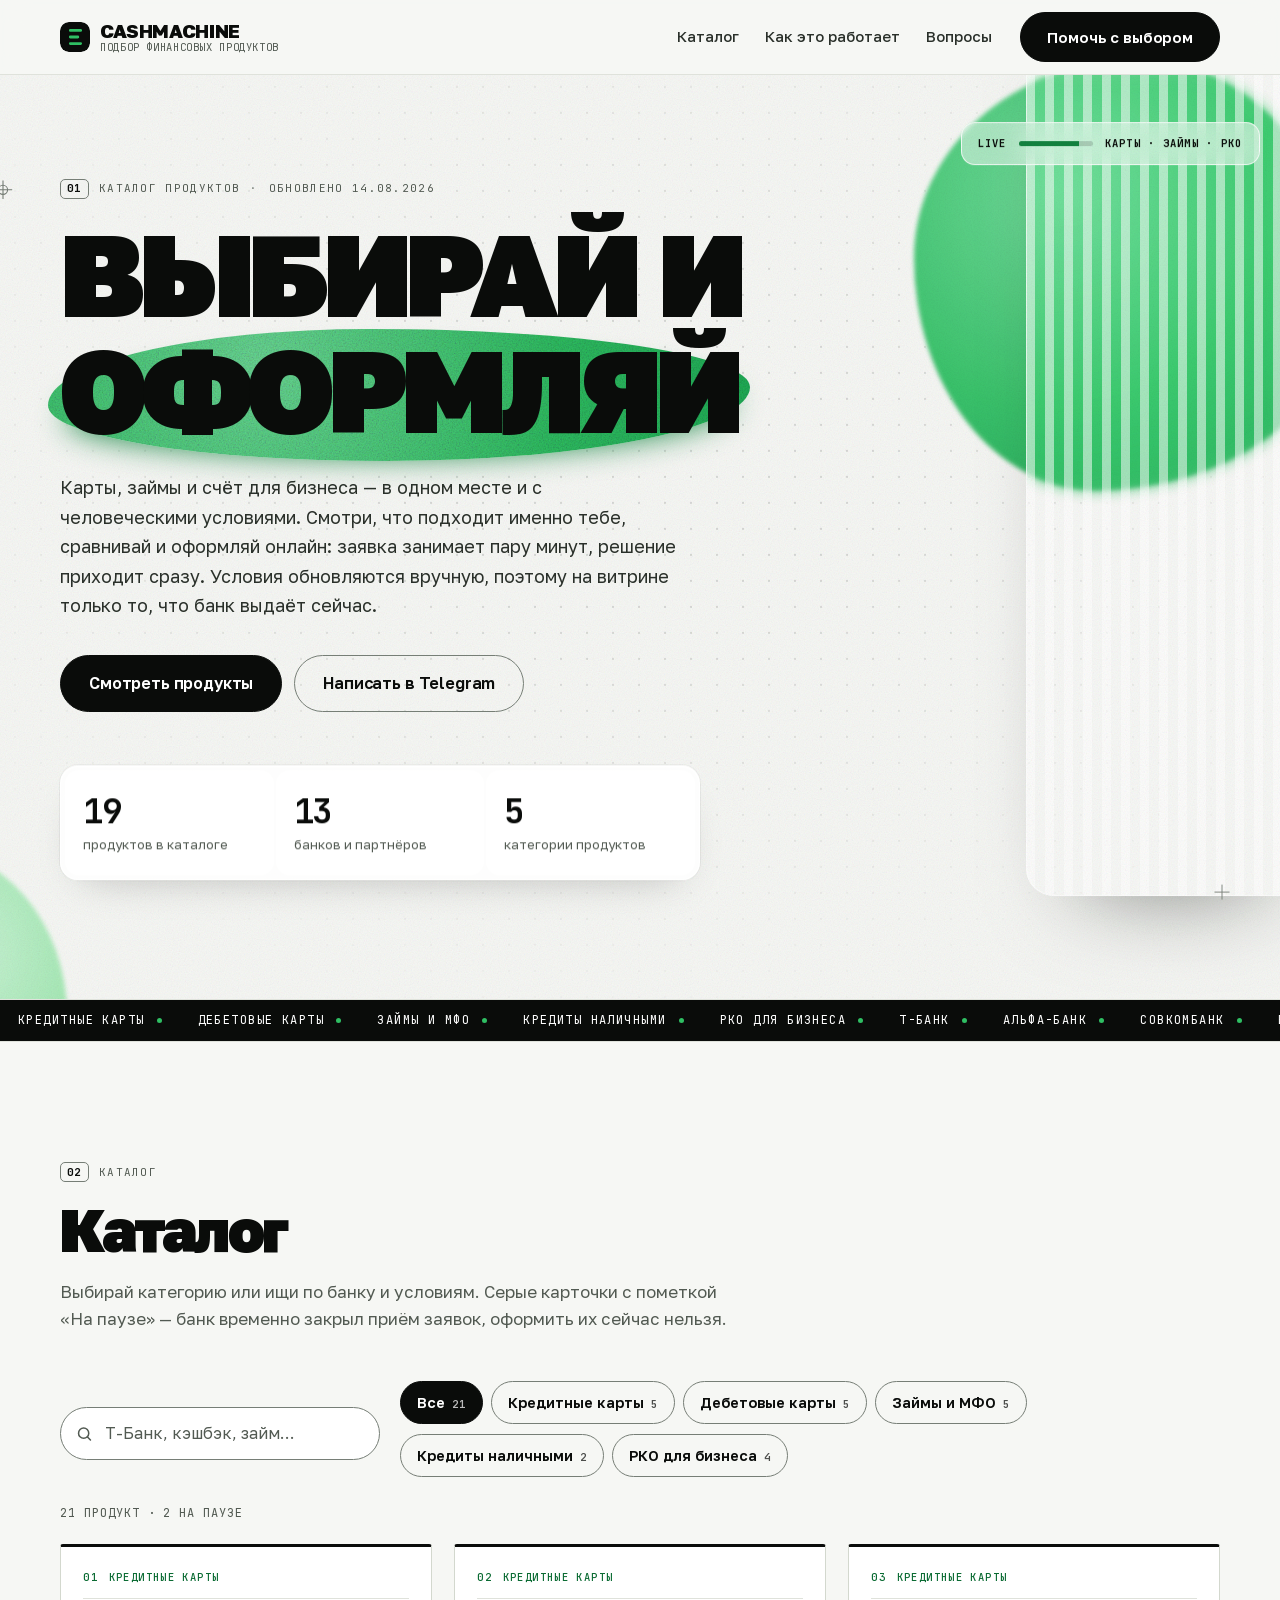
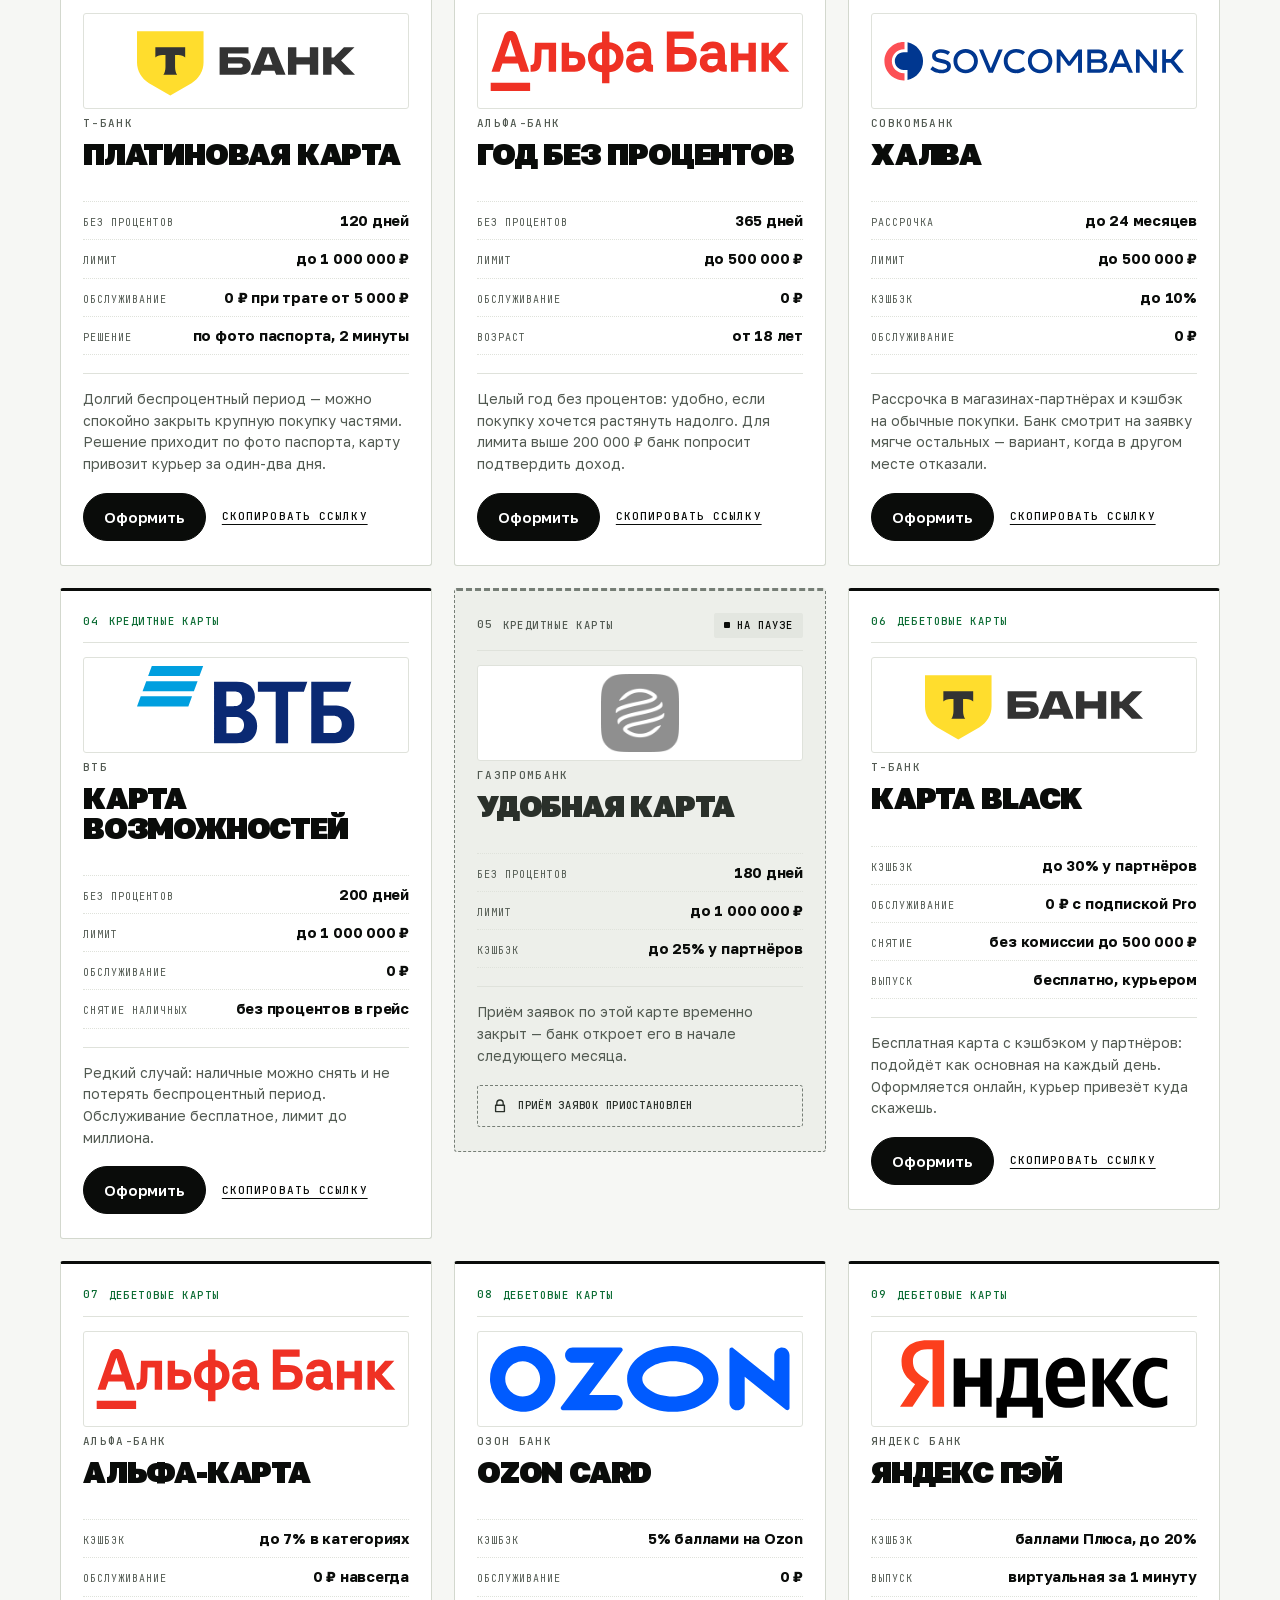
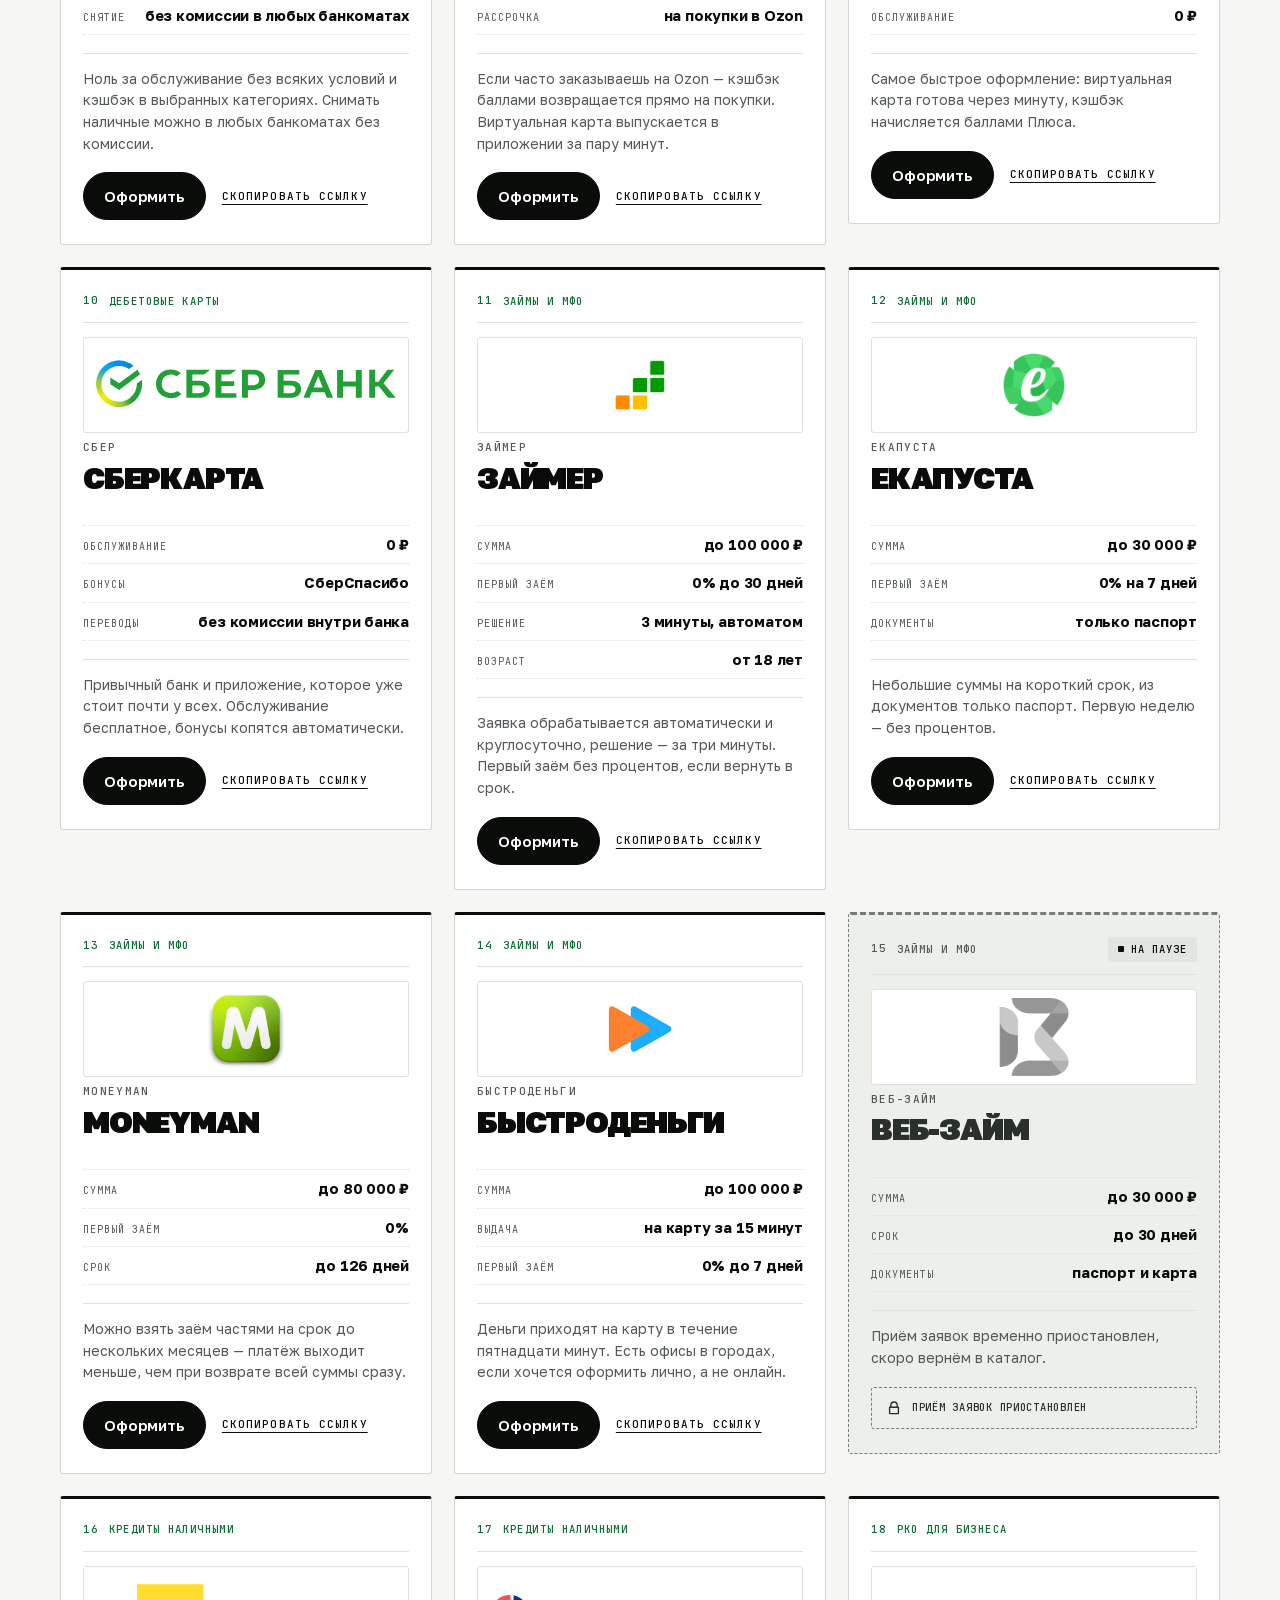
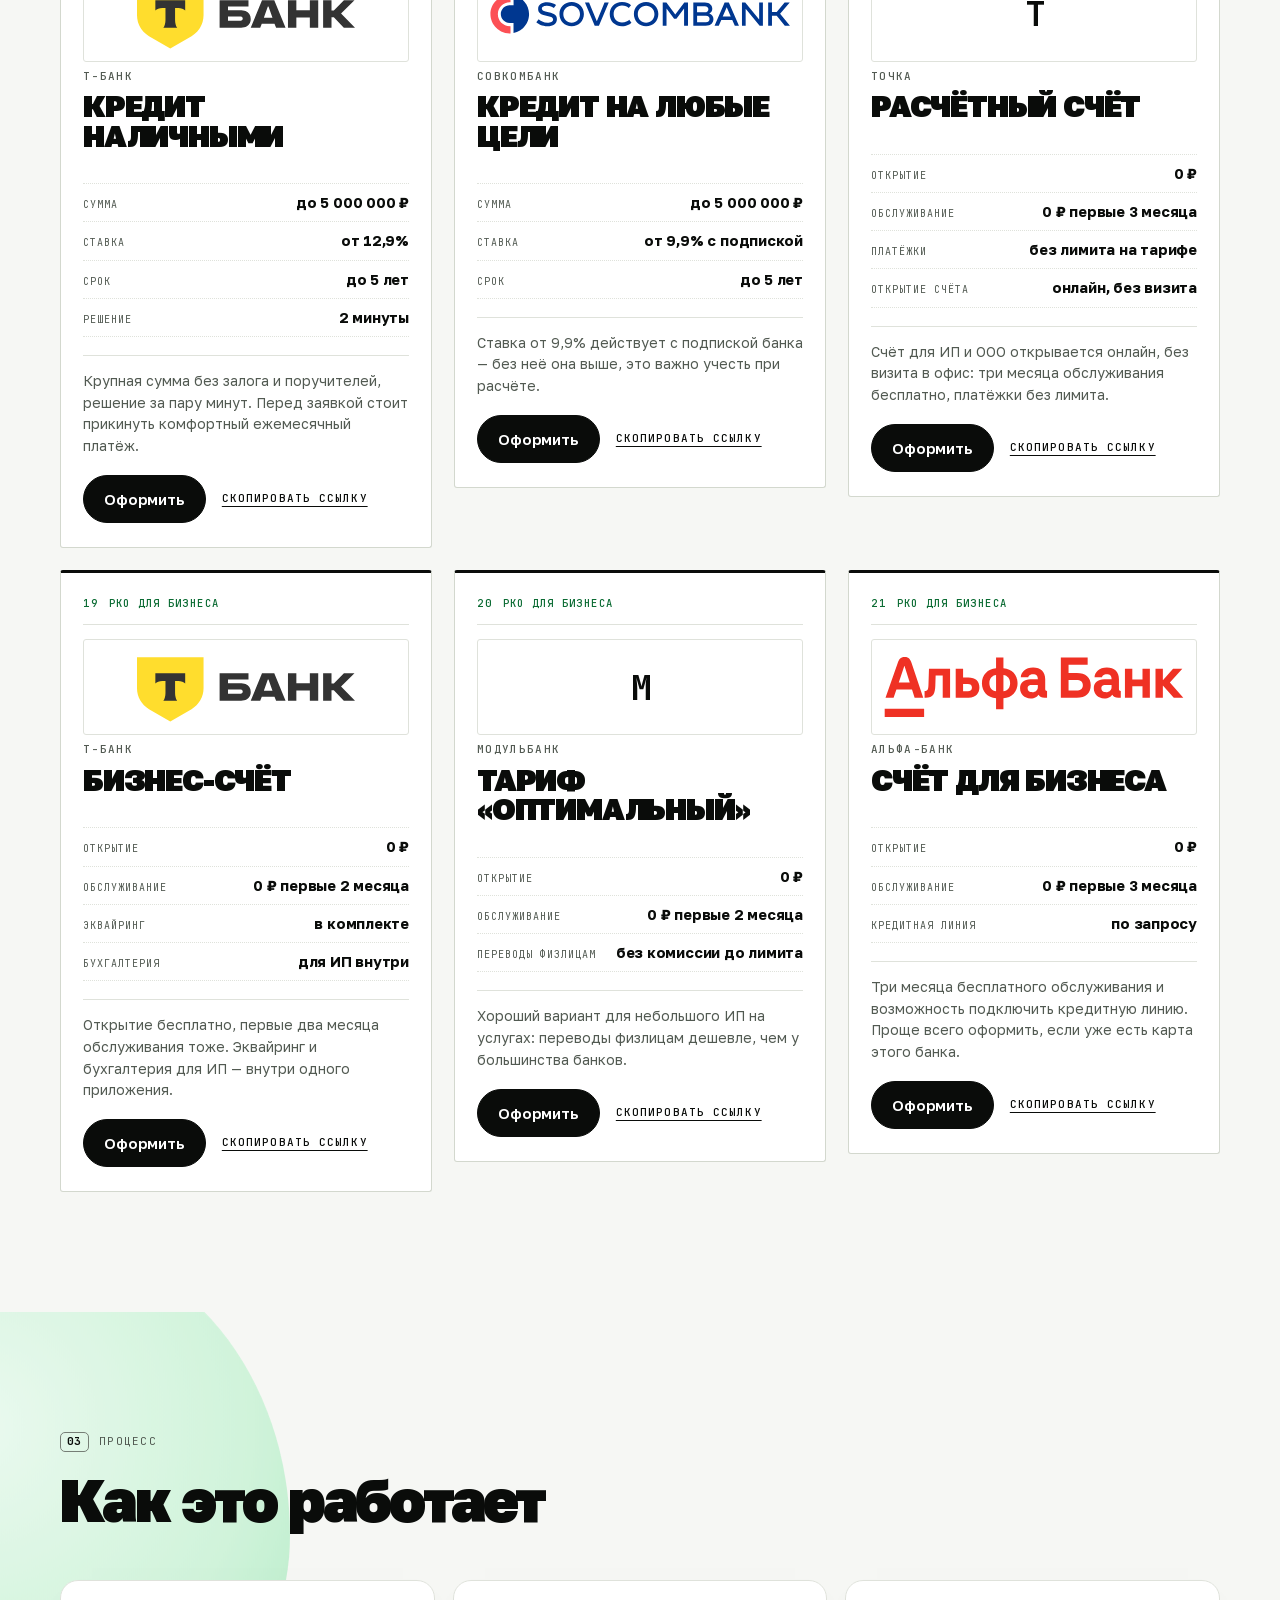
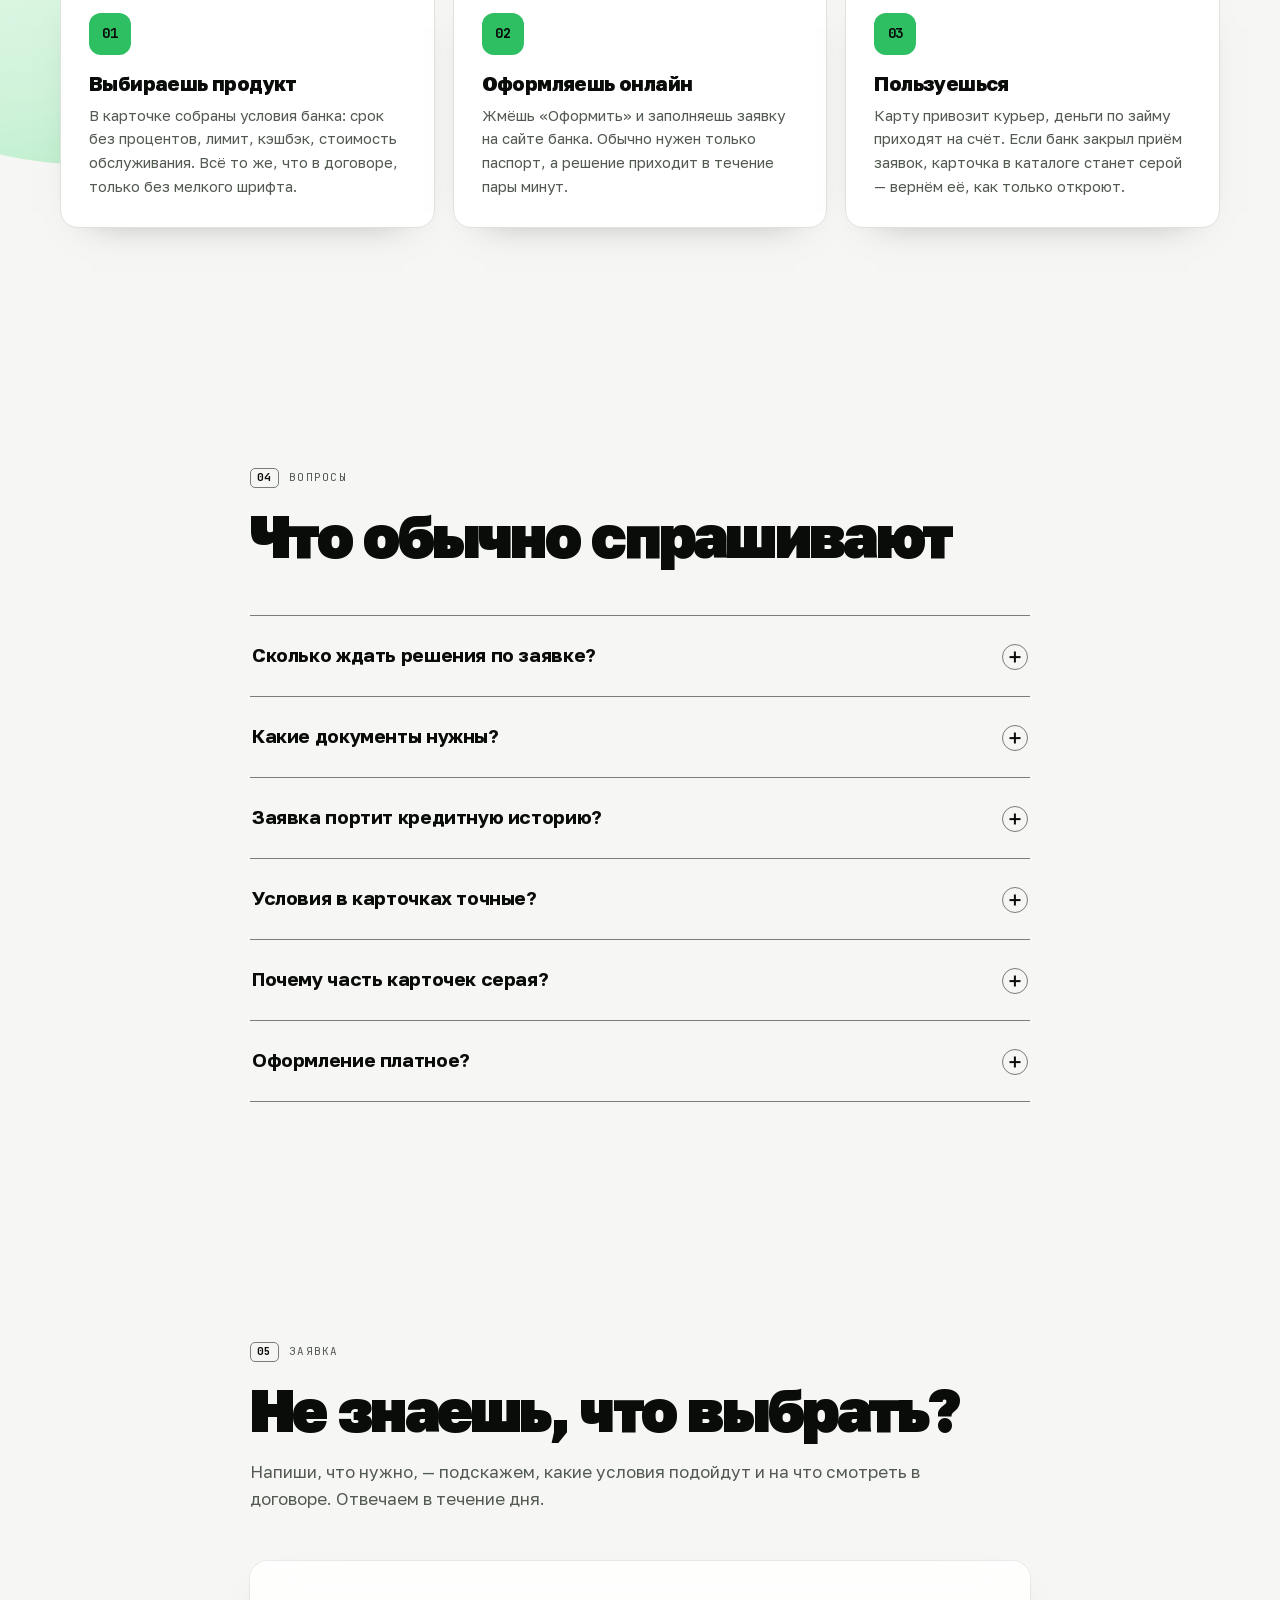
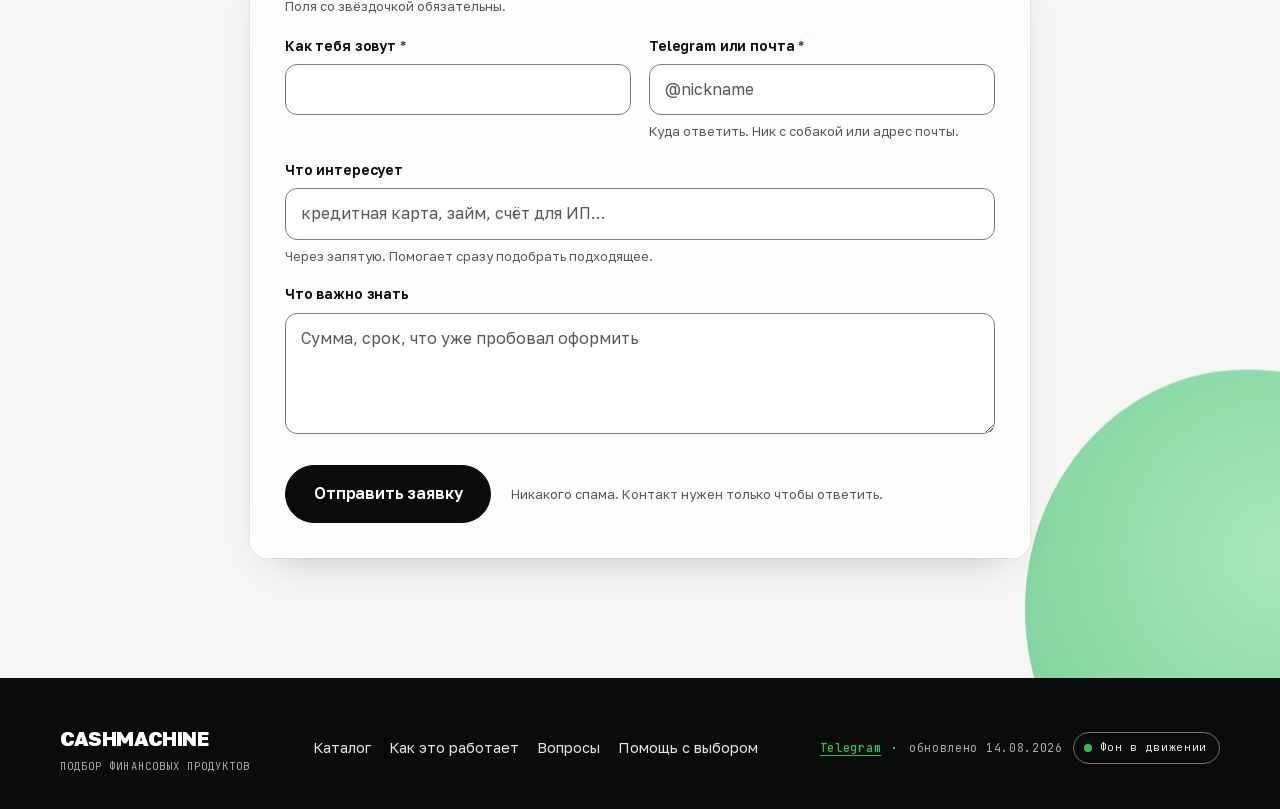
<file: index.html>
<!DOCTYPE html>
<html lang="ru">
<head>
<meta charset="utf-8">
<meta name="viewport" content="width=device-width, initial-scale=1, viewport-fit=cover">
<title>CASHMACHINE — подбор финансовых продуктов</title>
<meta name="description" content="Кредитные и дебетовые карты, займы, кредиты наличными и счёт для бизнеса в одном каталоге: условия банков без мелкого шрифта, оформление онлайн за пару минут.">
<meta name="theme-color" content="#F6F7F4">
<meta property="og:title" content="CASHMACHINE — подбор финансовых продуктов">
<meta property="og:description" content="Карты, займы и счёт для бизнеса: условия банков в одном месте, оформление онлайн.">
<meta property="og:type" content="website">
<link rel="icon" href="data:image/svg+xml,<svg xmlns='http://www.w3.org/2000/svg' viewBox='0 0 32 32'><rect width='32' height='32' rx='9' fill='%230A0C0A'/><path d='M11 9h11M11 16h8M11 23h11' stroke='%232FBF63' stroke-width='3' stroke-linecap='round'/></svg>">
<link rel="preload" href="fonts/golos-q5uCsoe9Lv5t7Meb31EcExd8hK5SAMqbpw.woff2" as="font" type="font/woff2" crossorigin>
<link rel="stylesheet" href="fonts/fonts.css">
<link rel="stylesheet" href="styles.css?v=24">
<!-- Выбор «фон в движении» читаем до отрисовки, иначе на долю секунды мигнёт анимация. -->
<script>try{if(localStorage.getItem("executtr:motion")==="off")document.documentElement.dataset.motion="off";}catch(e){}</script>
</head>
<body>

<a class="skip-link" href="#main">Перейти к содержимому</a>

<header class="masthead" id="masthead">
  <div class="shell masthead__inner">
    <a class="brand" href="./" aria-label="CASHMACHINE — на главную">
      <span class="brand__mark" aria-hidden="true">
        <svg viewBox="0 0 32 32" width="30" height="30" focusable="false"><rect width="32" height="32" rx="9" fill="currentColor"/><path d="M11 9h11M11 16h8M11 23h11" stroke="#2FBF63" stroke-width="3" stroke-linecap="round"/></svg>
      </span>
      <span class="brand__text">
        <b class="brand__name" data-brand>CASHMACHINE</b>
        <span class="brand__sub mono" data-tagline>подбор финансовых продуктов</span>
      </span>
    </a>

    <nav class="masthead__nav" id="site-nav" aria-label="Разделы сайта">
      <ul role="list">
        <li><a href="#catalog">Каталог</a></li>
        <li><a href="#flow">Как это работает</a></li>
        <li><a href="#faq">Вопросы</a></li>
      </ul>
      <!-- Ссылку на форму в меню не дублируем: рядом стоит кнопка, которая
           ведёт туда же, и два почти одинаковых пункта читаются как ошибка. -->
      <a class="btn btn--ink masthead__cta" href="#lead">Помочь с выбором</a>
    </nav>

    <button type="button" class="burger" id="burger" aria-expanded="false" aria-controls="site-nav">
      <span class="burger__bars" aria-hidden="true"><i></i><i></i></span>
      <span class="burger__label">Меню</span>
    </button>
  </div>
</header>

<main id="main" tabindex="-1">

  <!-- ─────────────────────────  ХИРО  ───────────────────────── -->
  <section class="hero" id="hero">
    <div class="hero__stage" aria-hidden="true">
      <span class="hero__grid" data-par="0.06"></span>
      <span class="hero__blob hero__blob--a" data-par="0.20"></span>
      <span class="hero__blob hero__blob--b" data-par="-0.14"></span>
      <!-- Рифлёное стекло поверх зелёного пятна: тот самый «рельефный
           эффект» из присланных примеров. Двигается медленнее пятна,
           поэтому на скролле полосы «переливаются». -->
      <span class="hero__ribs" data-par="-0.05"></span>
      <span class="hero__mark hero__mark--tl" data-par="0.10">
        <svg viewBox="0 0 24 24" width="22" height="22" focusable="false"><path d="M12 2v20M2 12h20" stroke="currentColor" stroke-width="1.2"/><circle cx="12" cy="12" r="5" fill="none" stroke="currentColor" stroke-width="1.2"/></svg>
      </span>
      <span class="hero__mark hero__mark--br" data-par="-0.08">
        <svg viewBox="0 0 24 24" width="18" height="18" focusable="false"><path d="M12 2v20M2 12h20" stroke="currentColor" stroke-width="1.2"/></svg>
      </span>
      <span class="hero__glass" data-par="0.16">
        <b class="mono">LIVE</b>
        <i class="hero__glass-bar"><i style="width:82%"></i></i>
        <b class="mono">КАРТЫ · ЗАЙМЫ · РКО</b>
      </span>
      <span class="hero__noise"></span>
    </div>

    <div class="shell hero__inner">
      <p class="eyebrow mono">
        <span class="eyebrow__idx">01</span>
        <span>каталог продуктов</span>
        <span class="eyebrow__dot" aria-hidden="true">·</span>
        <span>обновлено <time id="updated-at" datetime="2026-08-09">09.08.2026</time></span>
      </p>

      <h1 class="hero__title">
        Выбирай&nbsp;и<br>
        <span class="hero__hl"><span class="hero__hl-in">оформляй</span></span>
      </h1>

      <p class="hero__lead" data-lead>Карты, займы и счёт для бизнеса — в одном месте и с человеческими условиями. Смотри, что подходит именно тебе, сравнивай и оформляй онлайн: заявка занимает пару минут, решение приходит сразу.</p>

      <div class="hero__actions">
        <a class="btn btn--ink btn--lg" href="#catalog">Смотреть продукты</a>
        <a class="btn btn--line btn--lg" id="hero-tg" href="https://t.me/+mv1MtHMozWk2YTJi" target="_blank" rel="noopener">Написать в Telegram<span class="vh"> (откроется в новой вкладке)</span></a>
      </div>

      <ul class="hero__stats glass" role="list" data-par="0.05">
        <li>
          <b class="mono" id="stat-active">—</b>
          <span>продуктов в каталоге</span>
        </li>
        <li>
          <b class="mono" id="stat-banks">—</b>
          <span>банков и партнёров</span>
        </li>
        <li>
          <b class="mono" id="stat-cats">—</b>
          <span>категории продуктов</span>
        </li>
      </ul>
    </div>
  </section>

  <!-- ─────────────────────────  ТИКЕР  ───────────────────────── -->
  <div class="ticker" aria-hidden="true">
    <div class="ticker__track" id="ticker-track"></div>
  </div>

  <!-- ─────────────────────────  ВИТРИНА  ───────────────────────── -->
  <section class="section catalog" id="catalog" aria-labelledby="catalog-h">
    <div class="shell">
      <div class="section__head">
        <p class="eyebrow mono"><span class="eyebrow__idx">02</span><span>каталог</span></p>
        <h2 class="section__title" id="catalog-h">Каталог</h2>
        <p class="section__sub">Выбирай категорию или ищи по банку и условиям. Серые карточки с пометкой «На паузе» — банк временно закрыл приём заявок, оформить их сейчас нельзя.</p>
      </div>

      <div class="tools">
        <div class="tools__search">
          <label class="vh" for="q">Поиск по продуктам</label>
          <span class="tools__ico" aria-hidden="true">
            <svg viewBox="0 0 20 20" width="17" height="17" focusable="false"><circle cx="9" cy="9" r="6" fill="none" stroke="currentColor" stroke-width="1.8"/><path d="M13.5 13.5 17 17" stroke="currentColor" stroke-width="1.8" stroke-linecap="round"/></svg>
          </span>
          <input type="search" id="q" placeholder="Т-Банк, кэшбэк, займ…" autocomplete="off" spellcheck="false" aria-describedby="result-count">
        </div>

        <div class="filters" id="filters" role="group" aria-label="Фильтр по категории продукта"></div>
      </div>

      <!-- Не живая область: результат озвучивает общий #live, а этот абзац
           заодно служит описанием поля поиска — иначе фраза читалась бы дважды. -->
      <p class="result-count mono" id="result-count"></p>

      <ul class="cards" id="cards" role="list"></ul>

      <p class="empty" id="empty" hidden>
        Ничего не нашлось. Попробуй другое слово или сбрось фильтр —
        <button type="button" class="linkish" id="reset-filters">показать все продукты</button>.
      </p>
    </div>
  </section>

  <!-- ─────────────────────────  КАК РАБОТАЕМ  ───────────────────────── -->
  <section class="section flow" id="flow" aria-labelledby="flow-h">
    <span class="flow__blob" aria-hidden="true" data-par="0.12"></span>
    <div class="shell">
      <div class="section__head">
        <p class="eyebrow mono"><span class="eyebrow__idx">03</span><span>процесс</span></p>
        <h2 class="section__title" id="flow-h">Как это работает</h2>
      </div>

      <ol class="steps" role="list">
        <li class="step">
          <span class="step__n mono" aria-hidden="true">01</span>
          <h3>Выбираешь продукт</h3>
          <p>В карточке собраны условия банка: срок без процентов, лимит, кэшбэк, стоимость обслуживания. Всё то же, что в договоре, только без мелкого шрифта.</p>
        </li>
        <li class="step">
          <span class="step__n mono" aria-hidden="true">02</span>
          <h3>Оформляешь онлайн</h3>
          <p>Жмёшь «Оформить» и заполняешь заявку на сайте банка. Обычно нужен только паспорт, а решение приходит в течение пары минут.</p>
        </li>
        <li class="step">
          <span class="step__n mono" aria-hidden="true">03</span>
          <h3>Пользуешься</h3>
          <p>Карту привозит курьер, деньги по займу приходят на счёт. Если банк закрыл приём заявок, карточка в каталоге станет серой — вернём её, как только откроют.</p>
        </li>
      </ol>
    </div>
  </section>

  <!-- ─────────────────────────  FAQ  ───────────────────────── -->
  <section class="section faq" id="faq" aria-labelledby="faq-h">
    <div class="shell shell--narrow">
      <div class="section__head">
        <p class="eyebrow mono"><span class="eyebrow__idx">04</span><span>вопросы</span></p>
        <h2 class="section__title" id="faq-h">Что обычно спрашивают</h2>
      </div>
      <div class="faq__list" id="faq-list"></div>
    </div>
  </section>

  <!-- ─────────────────────────  ЗАЯВКА  ───────────────────────── -->
  <section class="section lead" id="lead" aria-labelledby="lead-h">
    <span class="lead__blob" aria-hidden="true" data-par="-0.10"></span>
    <div class="shell shell--narrow">
      <div class="section__head">
        <p class="eyebrow mono"><span class="eyebrow__idx">05</span><span>заявка</span></p>
        <h2 class="section__title" id="lead-h">Не знаешь, что выбрать?</h2>
        <p class="section__sub">Напиши, что нужно, — подскажем, какие условия подойдут и на что смотреть в договоре. Отвечаем в течение дня.</p>
      </div>

      <div class="glass lead__card">
        <div class="error-summary" id="lead-errors" tabindex="-1" hidden>
          <h3>Проверь форму</h3>
          <ul id="lead-error-list"></ul>
        </div>

        <p class="lead__req">Поля со звёздочкой обязательны.</p>

        <form id="lead-form" novalidate>
          <div class="field-grid">
            <div class="field">
              <label for="f-name">Как тебя зовут <span class="req" aria-hidden="true">*</span></label>
              <input id="f-name" name="name" type="text" required aria-required="true" autocomplete="name" aria-describedby="f-name-err">
              <p class="err" id="f-name-err" hidden></p>
            </div>

            <div class="field">
              <label for="f-contact">Telegram или почта <span class="req" aria-hidden="true">*</span></label>
              <input id="f-contact" name="contact" type="text" required aria-required="true" autocomplete="off" autocapitalize="none" spellcheck="false" placeholder="@nickname" aria-describedby="f-contact-err f-contact-hint">
              <p class="hint" id="f-contact-hint">Куда ответить. Ник с собакой или адрес почты.</p>
              <p class="err" id="f-contact-err" hidden></p>
            </div>

            <div class="field field--full">
              <label for="f-source">Что интересует</label>
              <input id="f-source" name="source" type="text" autocomplete="off" placeholder="кредитная карта, займ, счёт для ИП…" aria-describedby="f-source-hint">
              <p class="hint" id="f-source-hint">Через запятую. Помогает сразу подобрать подходящее.</p>
            </div>

            <div class="field field--full">
              <label for="f-comment">Что важно знать</label>
              <textarea id="f-comment" name="comment" rows="4" autocomplete="off" placeholder="Сумма, срок, что уже пробовал оформить"></textarea>
            </div>
          </div>

          <!-- Ловушка для ботов: живой человек этого поля не видит. -->
          <div class="hp" aria-hidden="true">
            <label for="f-company">Компания</label>
            <input id="f-company" name="company" type="text" tabindex="-1" autocomplete="off">
          </div>

          <div class="lead__foot">
            <button type="submit" class="btn btn--ink btn--lg" id="lead-submit">Отправить заявку</button>
            <p class="lead__note">Никакого спама. Контакт нужен только чтобы ответить.</p>
          </div>

          <!-- Всегда в DOM и никогда не hidden: скрытый блок выпадает из
               дерева доступности, и сообщение о результате не прочитается.
               Пустой прячется через .form-status:empty. -->
          <p class="form-status" id="lead-status" role="status" aria-live="polite" aria-atomic="true"></p>
        </form>
      </div>
    </div>
  </section>

</main>

<footer class="footer">
  <div class="shell footer__inner">
    <div class="footer__brand">
      <b data-brand>CASHMACHINE</b>
      <span class="mono" data-tagline>подбор финансовых продуктов</span>
    </div>
    <nav class="footer__nav" aria-label="Разделы сайта в подвале">
      <ul role="list">
        <li><a href="#catalog">Каталог</a></li>
        <li><a href="#flow">Как это работает</a></li>
        <li><a href="#faq">Вопросы</a></li>
        <li><a href="#lead">Помощь с выбором</a></li>
      </ul>
    </nav>
    <div class="footer__meta mono">
      <a id="footer-tg" href="https://t.me/+mv1MtHMozWk2YTJi" target="_blank" rel="noopener">Telegram<span class="vh"> (откроется в новой вкладке)</span></a>
      <span aria-hidden="true">·</span>
      <span>обновлено <span id="updated-foot">09.08.2026</span></span>
      <button type="button" class="motion-toggle" id="motion-toggle" aria-pressed="true">Фон в движении</button>
    </div>
  </div>
</footer>

<!-- Всплывающее уведомление о копировании.
     Это только картинка: озвучивает событие соседний #live, иначе фраза
     прочиталась бы дважды. Поэтому никаких кнопок и ссылок внутри. -->
<div class="toast" id="toast" aria-hidden="true">
  <span class="toast__ico">
    <svg viewBox="0 0 20 20" width="16" height="16" focusable="false"><path d="m4 10.5 4 4 8-9" fill="none" stroke="currentColor" stroke-width="2.2" stroke-linecap="round" stroke-linejoin="round"/></svg>
  </span>
  <span id="toast-text"></span>
</div>

<p class="vh" id="live" role="status" aria-live="polite" aria-atomic="true"></p>
<p class="vh" id="live-alert" role="alert" aria-atomic="true"></p>

<script src="data.js?v=24"></script>
<script src="app.js?v=24"></script>
</body>
</html>
</file>
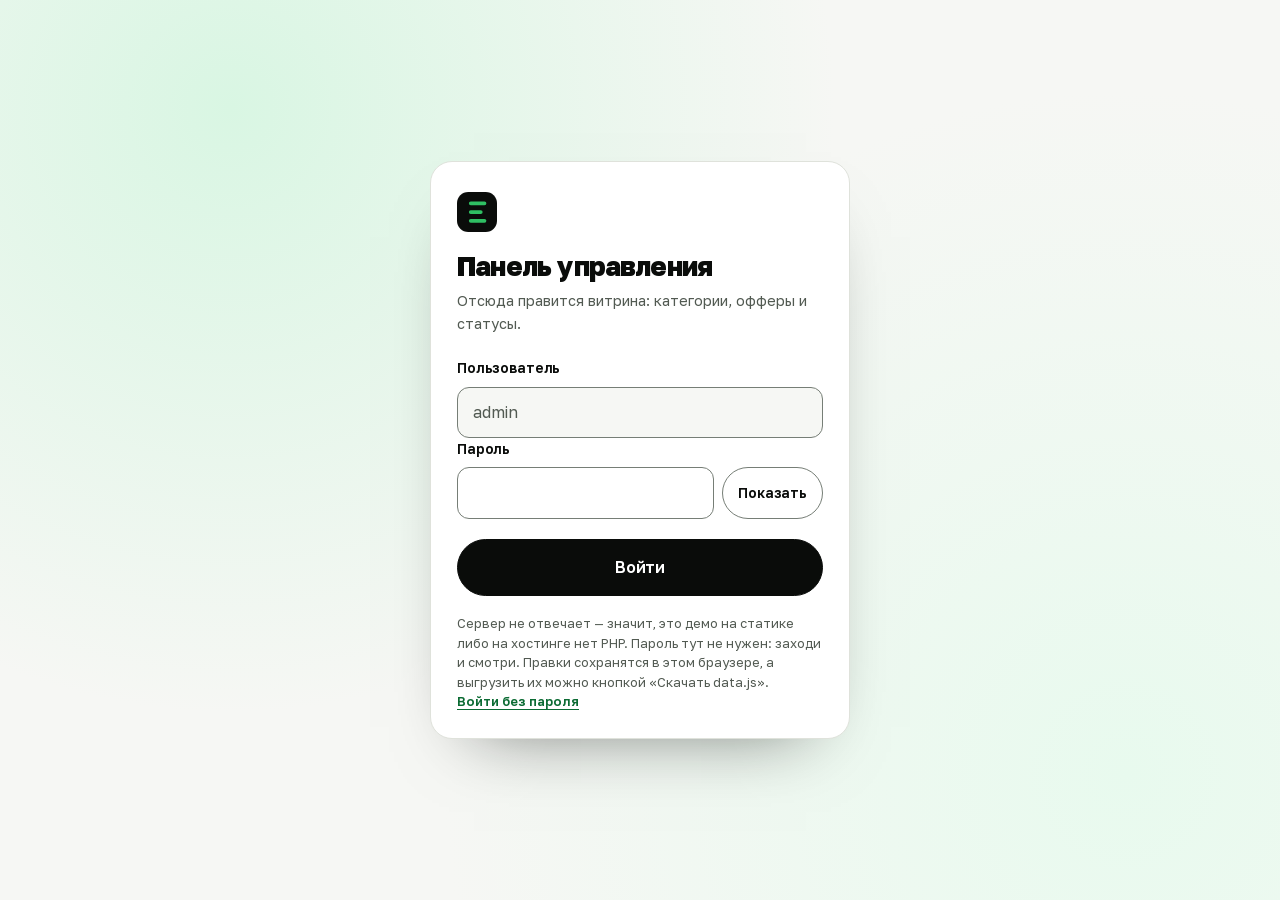
<file: admin.html>
<!DOCTYPE html>
<html lang="ru">
<head>
<meta charset="utf-8">
<meta name="viewport" content="width=device-width, initial-scale=1">
<meta name="robots" content="noindex, nofollow">
<title>Панель управления — CASHMACHINE</title>
<meta name="theme-color" content="#F6F7F4">
<link rel="icon" href="data:image/svg+xml,<svg xmlns='http://www.w3.org/2000/svg' viewBox='0 0 32 32'><rect width='32' height='32' rx='9' fill='%230A0C0A'/><path d='M11 9h11M11 16h8M11 23h11' stroke='%232FBF63' stroke-width='3' stroke-linecap='round'/></svg>">
<link rel="stylesheet" href="fonts/fonts.css">
<link rel="stylesheet" href="styles.css?v=26">
<link rel="stylesheet" href="admin.css?v=26">
</head>
<body class="admin-body">

<a class="skip-link" href="#main">Перейти к содержимому</a>

<!-- ─────────────  ВХОД  ───────────── -->
<div class="gate" id="gate">
  <div class="gate__card">
    <span class="gate__logo" aria-hidden="true">
      <svg viewBox="0 0 32 32" width="40" height="40" focusable="false"><rect width="32" height="32" rx="9" fill="#0A0C0A"/><path d="M11 9h11M11 16h8M11 23h11" stroke="#2FBF63" stroke-width="3" stroke-linecap="round"/></svg>
    </span>
    <h1 class="gate__title">Панель управления</h1>
    <p class="gate__sub">Отсюда правится витрина: категории, офферы и статусы.</p>

    <p class="err gate__err" id="gate-err" hidden></p>

    <form id="gate-form" novalidate>
      <div class="field">
        <label for="gate-user">Пользователь</label>
        <input id="gate-user" name="username" type="text" value="admin" readonly autocomplete="username">
      </div>
      <div class="field">
        <label for="gate-pass">Пароль</label>
        <div class="row-inline">
          <input id="gate-pass" name="password" type="password" required autocomplete="current-password"
                 autocapitalize="none" autocorrect="off" spellcheck="false" aria-describedby="gate-err">
          <button type="button" class="btn btn--line btn--sm" id="gate-eye" aria-pressed="false">Показать</button>
        </div>
      </div>
      <button type="submit" class="btn btn--ink btn--lg gate__submit" id="gate-submit">Войти</button>
    </form>

    <p class="gate__hint" id="gate-offline" hidden>
      Сервер не отвечает — значит, это демо на статике либо на хостинге нет PHP.
      Пароль тут не нужен: заходи и смотри. Правки сохранятся в этом браузере,
      а выгрузить их можно кнопкой «Скачать data.js».
      <button type="button" class="linkish" id="gate-skip">Войти без пароля</button>
    </p>
  </div>
</div>

<!-- ─────────────  ШАПКА  ───────────── -->
<header class="masthead" id="masthead" hidden>
  <div class="shell masthead__inner">
    <a class="brand" href="./" aria-label="CASHMACHINE — открыть витрину">
      <span class="brand__mark" aria-hidden="true">
        <svg viewBox="0 0 32 32" width="30" height="30" focusable="false"><rect width="32" height="32" rx="9" fill="currentColor"/><path d="M11 9h11M11 16h8M11 23h11" stroke="#2FBF63" stroke-width="3" stroke-linecap="round"/></svg>
      </span>
      <span class="brand__text">
        <b class="brand__name" data-brand>CASHMACHINE</b>
        <span class="brand__sub mono">панель управления</span>
      </span>
    </a>
    <div class="masthead__admin">
      <a class="btn btn--line btn--sm" href="./" target="_blank" rel="noopener">Открыть витрину<span class="vh"> в новой вкладке</span></a>
      <button type="button" class="btn btn--line btn--sm" id="logout">Выйти</button>
    </div>
  </div>
</header>

<main id="main" class="admin-main" tabindex="-1" hidden>
 <div class="shell admin-layout">

  <div class="admin-col">

    <div class="admin-intro">
      <h1 class="admin-h1">Редактор витрины</h1>
      <p class="section__sub">Правки живут черновиком в этом браузере. На сайт они попадут после кнопки «Сохранить».</p>
    </div>

    <!-- Сохранение на сайт -->
    <section class="panel panel--publish" aria-labelledby="pub-h">
      <div class="panel__head">
        <h2 id="pub-h">Сохранение</h2>
        <p class="conn mono" id="conn" role="status" aria-live="polite" aria-atomic="true"></p>
      </div>
      <div class="publish-row">
        <button type="button" class="btn btn--ink btn--lg" id="publish">Сохранить</button>
        <button type="button" class="btn btn--line" id="download">Скачать data.js</button>
        <span class="publish-dirty mono" id="dirty" hidden>есть несохранённые правки</span>
      </div>
      <p class="form-status" id="pub-status" role="status" aria-live="polite" aria-atomic="true"></p>
    </section>

    <!-- Настройки -->
    <section class="panel" aria-labelledby="set-h">
      <h2 id="set-h">Шапка и контакты</h2>
      <form id="site-form" class="field-grid" novalidate>
        <div class="field">
          <label for="s-name">Название</label>
          <input id="s-name" type="text" autocomplete="off" spellcheck="false">
        </div>
        <div class="field">
          <label for="s-tagline">Подпись под названием</label>
          <input id="s-tagline" type="text" autocomplete="off">
        </div>
        <div class="field field--full">
          <label for="s-lead">Абзац на первом экране</label>
          <textarea id="s-lead" rows="3" autocomplete="off"></textarea>
        </div>
        <div class="field">
          <label for="s-tg">Ссылка на Telegram</label>
          <input id="s-tg" type="text" autocomplete="off" spellcheck="false" placeholder="https://t.me/…" aria-describedby="s-tg-hint">
          <p class="hint" id="s-tg-hint">Пусто — кнопки «Написать в Telegram» на сайте не будет.</p>
        </div>
        <div class="field field--full">
          <button type="submit" class="btn btn--line">Применить</button>
        </div>
      </form>
    </section>

    <!-- Категории -->
    <section class="panel" aria-labelledby="cats-h">
      <div class="panel__head">
        <h2 id="cats-h" tabindex="-1">Категории</h2>
        <button type="button" class="btn btn--line btn--sm" id="cat-add" aria-haspopup="dialog">Добавить категорию</button>
      </div>
      <p class="section__sub">Это кнопки-фильтры на витрине. «Все» — общий фильтр, он не удаляется и не переименовывается.</p>

      <div class="table-wrap">
        <table class="tbl">
          <caption id="cat-cap">Категорий: 0</caption>
          <thead>
            <tr>
              <th scope="col">Название</th>
              <th scope="col">Офферов</th>
              <th scope="col"><span class="vh">Действия</span></th>
            </tr>
          </thead>
          <tbody id="cat-rows"></tbody>
        </table>
      </div>
    </section>

    <!-- Офферы -->
    <section class="panel" aria-labelledby="offers-h">
      <div class="panel__head">
        <h2 id="offers-h" tabindex="-1">Офферы</h2>
        <button type="button" class="btn btn--ink btn--sm" id="offer-add" aria-haspopup="dialog">Добавить оффер</button>
      </div>

      <div class="admin-tools">
        <div class="field field--search">
          <label class="vh" for="admin-q">Поиск по офферам</label>
          <input id="admin-q" type="search" placeholder="Название, банк, условие" autocomplete="off">
        </div>
        <p class="admin-count mono" id="admin-count" role="status" aria-live="polite" aria-atomic="true"></p>
      </div>

      <div class="table-wrap">
        <table class="tbl tbl--offers">
          <caption>Порядок строк совпадает с порядком карточек на витрине.</caption>
          <thead>
            <tr>
              <th scope="col">Оффер</th>
              <th scope="col">Банк</th>
              <th scope="col">Выплата</th>
              <th scope="col">Статус</th>
              <th scope="col"><span class="vh">Действия</span></th>
            </tr>
          </thead>
          <tbody id="offer-rows"></tbody>
        </table>
      </div>

      <p class="admin-empty" id="offer-empty" tabindex="-1" hidden>Ничего не нашлось по запросу.</p>
    </section>

    <!-- Резерв -->
    <section class="panel" aria-labelledby="io-h">
      <h2 id="io-h">Резервная копия</h2>
      <p class="section__sub">Выгрузи каталог перед крупными правками — файл можно будет залить обратно.</p>
      <div class="publish-row">
        <button type="button" class="btn btn--line" id="export">Выгрузить JSON</button>
        <input type="file" id="import-file" accept="application/json,.json" class="vh-file">
        <label class="btn btn--line" for="import-file">Загрузить JSON</label>
        <button type="button" class="btn btn--line" id="reset">Сбросить черновик</button>
      </div>
    </section>

    <!-- Пароль -->
    <section class="panel" aria-labelledby="pass-h">
      <h2 id="pass-h" tabindex="-1">Пароль от админки</h2>
      <p class="section__sub">Меняется сразу. На других устройствах после этого придётся войти заново — так и задумано: если пароль куда-то утёк, чужая вкладка перестанет работать.</p>

      <div class="error-summary" id="pass-errs" tabindex="-1" hidden>
        <h3>Проверь форму</h3>
        <ul id="pass-err-list"></ul>
      </div>

      <form id="pass-form" class="field-grid" novalidate>
        <!-- Менеджеру паролей нужно поле логина рядом с паролями, иначе он
             сохранит запись без учётки и в следующий раз подставит старый
             пароль. Именно type="text" с атрибутом hidden: поле со
             type="hidden" браузеры за логин не считают. -->
        <input type="text" id="p-user" name="username" value="admin" autocomplete="username" readonly hidden>

        <div class="field field--full">
          <label for="p-old">Текущий пароль</label>
          <input id="p-old" type="password" name="current-password" required aria-required="true"
                 autocomplete="current-password" autocapitalize="none" autocorrect="off"
                 spellcheck="false" aria-describedby="p-old-err">
          <p class="err" id="p-old-err" hidden></p>
        </div>

        <div class="field field--full">
          <label for="p-new">Новый пароль</label>
          <input id="p-new" type="password" name="new-password" required aria-required="true"
                 autocomplete="new-password" autocapitalize="none" autocorrect="off"
                 spellcheck="false" aria-describedby="p-new-err p-new-hint">
          <p class="err" id="p-new-err" hidden></p>
          <p class="hint" id="p-new-hint">Не короче 8 символов и не такой же, как текущий.</p>
        </div>

        <div class="field field--full">
          <label for="p-new2">Новый пароль ещё раз</label>
          <input id="p-new2" type="password" name="confirm-password" required aria-required="true"
                 autocomplete="new-password" autocapitalize="none" autocorrect="off"
                 spellcheck="false" aria-describedby="p-new2-err">
          <p class="err" id="p-new2-err" hidden></p>
        </div>

        <!-- Галочка, а не кнопка: она сама себя объявляет («отмечено» /
             «снято»), это один таб-стоп вместо трёх, и оба новых пароля
             видно одновременно — ради этого всё и затевается. -->
        <div class="field field--full switch">
          <input type="checkbox" id="p-show">
          <label for="p-show">Показать пароли</label>
        </div>

        <div class="field field--full">
          <button type="submit" class="btn btn--ink">Сменить пароль</button>
        </div>
      </form>

      <p class="form-status" id="pass-status" role="status" aria-live="polite" aria-atomic="true"></p>
    </section>

  </div>

  <!-- Предпросмотр -->
  <aside class="preview-col" aria-labelledby="prev-h">
    <div class="panel preview">
      <div class="panel__head">
        <h2 id="prev-h">Предпросмотр</h2>
        <button type="button" class="btn btn--line btn--sm" id="prev-refresh">Обновить</button>
      </div>
      <p class="hint">Так витрина выглядит с черновиком. На сайте изменения появятся после сохранения.</p>
      <div class="preview__frame">
        <iframe id="prev-frame" title="Предпросмотр витрины с черновиком" src="./?draft=1" loading="lazy"></iframe>
      </div>
    </div>
  </aside>

 </div>
</main>

<!-- ─────────────  ДИАЛОГИ  ───────────── -->

<dialog id="offer-dlg" class="dlg" aria-labelledby="offer-dlg-h">
  <div class="dlg__panel">
    <h2 id="offer-dlg-h">Новый оффер</h2>
    <p class="hint">Поля со звёздочкой обязательны.</p>

    <div class="error-summary" id="offer-errs" tabindex="-1" hidden>
      <h3>Проверь форму</h3>
      <ul id="offer-err-list"></ul>
    </div>

    <form id="offer-form" novalidate>
      <div class="field-grid">
        <div class="field">
          <label for="o-title">Название продукта <span class="req" aria-hidden="true">*</span></label>
          <input id="o-title" type="text" required aria-required="true" autocomplete="off" placeholder="Платиновая карта" aria-describedby="o-title-err">
          <p class="err" id="o-title-err" hidden></p>
        </div>

        <div class="field">
          <label for="o-bank">Банк или партнёр</label>
          <input id="o-bank" type="text" autocomplete="off" placeholder="Т-Банк" aria-describedby="o-bank-hint">
          <p class="hint" id="o-bank-hint">Показывается над названием. Отсюда считается счётчик банков на витрине.</p>
        </div>

        <div class="field">
          <label for="o-cat">Категория <span class="req" aria-hidden="true">*</span></label>
          <select id="o-cat" required aria-required="true"></select>
        </div>

        <div class="field field--full">
          <label for="o-logo">Логотип банка</label>
          <div class="logo-pick">
            <span class="logo-pick__prev" id="o-logo-prev" aria-hidden="true"></span>
            <select id="o-logo" aria-describedby="o-logo-hint o-logo-status"></select>
            <div class="logo-url" id="o-logo-url-wrap" hidden>
              <label for="o-logo-url">Ссылка на картинку</label>
              <input type="url" id="o-logo-url" placeholder="https://" autocomplete="off" spellcheck="false"
                     aria-describedby="o-logo-url-hint o-logo-url-err">
              <p class="hint" id="o-logo-url-hint">Вставьте прямую ссылку на картинку — png, jpg или svg.</p>
              <p class="err" id="o-logo-url-err" hidden></p>
            </div>
            <input type="file" id="o-logo-file" class="vh-file"
                   accept=".png,.svg,.jpg,.jpeg,.webp,image/png,image/svg+xml,image/jpeg,image/webp"
                   aria-describedby="o-logo-hint o-logo-status">
            <label class="btn btn--line btn--sm" for="o-logo-file">Загрузить свою картинку</label>
            <span id="o-logo-dl"></span>
          </div>
          <p class="hint" id="o-logo-hint">Картинка в карточке рядом с названием банка. Нужного банка нет в списке — загрузи свой файл: PNG, JPG, WebP или SVG до 4 МБ. Ужмётся до 512 px и попадёт в библиотеку «Мои картинки» — из неё логотип можно выбрать любому офферу. Без логотипа карточка покажет первую букву названия банка.</p>
          <p class="form-status" id="o-logo-status" role="status" aria-live="polite" aria-atomic="true"></p>
        </div>

        <div class="field">
          <label for="o-badge">Метка на карточке</label>
          <input id="o-badge" type="text" autocomplete="off" placeholder="Топ выдачи">
        </div>

        <div class="field">
          <label for="o-payout">Выплата</label>
          <input id="o-payout" type="text" autocomplete="off" placeholder="3 000 ₽" aria-describedby="o-payout-hint">
          <p class="hint" id="o-payout-hint">Только для тебя: на витрине выплата не показывается.</p>
        </div>

        <div class="field">
          <label for="o-payfor">За что платят</label>
          <input id="o-payfor" type="text" autocomplete="off" placeholder="за активацию карты" aria-describedby="o-payfor-hint">
          <p class="hint" id="o-payfor-hint">Тоже видно только здесь: за выданный заём, за первый платёж по счёту.</p>
        </div>

        <div class="field field--full">
          <fieldset class="facts" id="o-facts-box">
            <legend>Условия продукта</legend>
            <p class="hint" id="o-facts-hint">Пары «условие — значение»: например «Без процентов» и «120 дней». Показываются в карточке в этом же порядке.</p>
            <div id="o-facts"></div>
            <p class="hint" id="o-facts-count"></p>
            <button type="button" class="btn btn--line btn--sm" id="o-facts-add" aria-describedby="o-facts-count">Добавить условие</button>
          </fieldset>
        </div>

        <div class="field field--full">
          <label for="o-url">Ссылка <span class="req" aria-hidden="true">*</span></label>
          <input id="o-url" type="text" required aria-required="true" autocomplete="off" spellcheck="false" placeholder="https://…" aria-describedby="o-url-err o-url-hint">
          <p class="err" id="o-url-err" hidden></p>
          <p class="hint" id="o-url-hint">Твоя партнёрская ссылка: по ней уходят с кнопки «Оформить».</p>
        </div>

        <div class="field field--full">
          <label for="o-note">Заметка</label>
          <textarea id="o-note" rows="3" autocomplete="off" placeholder="Что сказать клиенту, кому подойдёт, где обычно отказ"></textarea>
        </div>

        <div class="field field--full">
          <div class="switch">
            <input type="checkbox" id="o-active" checked aria-describedby="o-active-hint">
            <label for="o-active">Оффер активен</label>
            <span class="switch__state" id="o-active-state">Активен</span>
          </div>
          <p class="hint" id="o-active-hint">Снимешь галочку — карточка останется на витрине с пометкой «На паузе», но кнопок «Оформить» и «Скопировать ссылку» у неё не будет.</p>
        </div>
      </div>

      <div class="dlg__foot">
        <button type="button" class="btn btn--line" id="offer-cancel">Отмена</button>
        <button type="submit" class="btn btn--ink">Сохранить оффер</button>
      </div>
    </form>
  </div>
</dialog>

<dialog id="cat-dlg" class="dlg" aria-labelledby="cat-dlg-h">
  <div class="dlg__panel dlg__panel--sm">
    <h2 id="cat-dlg-h">Новая категория</h2>
    <form id="cat-form" novalidate>
      <div class="field">
        <label for="c-name">Название</label>
        <input id="c-name" type="text" required aria-required="true" autocomplete="off" placeholder="Crypto" aria-describedby="c-name-err">
        <p class="err" id="c-name-err" hidden></p>
      </div>
      <div class="dlg__foot">
        <button type="button" class="btn btn--line" id="cat-cancel">Отмена</button>
        <button type="submit" class="btn btn--ink" id="cat-save">Добавить</button>
      </div>
    </form>
  </div>
</dialog>

<dialog id="catdel-dlg" class="dlg" aria-labelledby="catdel-h" aria-describedby="catdel-desc">
  <div class="dlg__panel dlg__panel--sm">
    <form id="catdel-form" novalidate>
      <h2 id="catdel-h">Удалить категорию?</h2>
      <p class="hint" id="catdel-desc"></p>
      <div class="field" id="catdel-move" hidden>
        <label for="catdel-target">Перенести офферы в категорию</label>
        <select id="catdel-target" aria-describedby="catdel-err">
          <option value="">— выбери категорию —</option>
        </select>
        <p class="err" id="catdel-err" hidden></p>
      </div>
      <div class="dlg__foot">
        <button type="button" class="btn btn--line" id="catdel-cancel">Отмена</button>
        <button type="submit" class="btn btn--danger">Удалить категорию</button>
      </div>
    </form>
  </div>
</dialog>

<dialog id="confirm-dlg" class="dlg" aria-labelledby="confirm-h" aria-describedby="confirm-text">
  <div class="dlg__panel dlg__panel--sm">
    <h2 id="confirm-h">Удалить оффер?</h2>
    <p class="hint" id="confirm-text">Карточка исчезнет с витрины. Вернуть её можно только из резервной копии.</p>
    <div class="dlg__foot">
      <button type="button" class="btn btn--line" id="confirm-cancel">Отмена</button>
      <button type="button" class="btn btn--danger" id="confirm-ok">Удалить</button>
    </div>
  </div>
</dialog>

<p class="vh" id="live" role="status" aria-live="polite" aria-atomic="true"></p>
<p class="vh" id="live-alert" role="alert" aria-atomic="true"></p>

<script src="data.js?v=26"></script>
<script src="admin.js?v=26"></script>
</body>
</html>
</file>
<file: fonts/fonts.css>
/* Golos Text — переменный, 400–900. Лежит рядом, никаких запросов на сторону. */

/* cyrillic-ext */
@font-face {
  font-family: 'Golos Text';
  font-style: normal;
  font-weight: 400 900;
  font-display: swap;
  src: url(golos-q5uCsoe9Lv5t7Meb31EcEx58hK5SAMqbpw.woff2) format('woff2');
  unicode-range: U+0460-052F, U+1C80-1C8A, U+20B4, U+2DE0-2DFF, U+A640-A69F, U+FE2E-FE2F;
}
/* cyrillic */
@font-face {
  font-family: 'Golos Text';
  font-style: normal;
  font-weight: 400 900;
  font-display: swap;
  src: url(golos-q5uCsoe9Lv5t7Meb31EcExd8hK5SAMqbpw.woff2) format('woff2');
  unicode-range: U+0301, U+0400-045F, U+0490-0491, U+04B0-04B1, U+2116;
}
/* latin-ext */
@font-face {
  font-family: 'Golos Text';
  font-style: normal;
  font-weight: 400 900;
  font-display: swap;
  src: url(golos-q5uCsoe9Lv5t7Meb31EcEx18hK5SAMqbpw.woff2) format('woff2');
  unicode-range: U+0100-02BA, U+02BD-02C5, U+02C7-02CC, U+02CE-02D7, U+02DD-02FF, U+0304, U+0308, U+0329, U+1D00-1DBF, U+1E00-1E9F, U+1EF2-1EFF, U+2020, U+20A0-20AB, U+20AD-20C0, U+2113, U+2C60-2C7F, U+A720-A7FF;
}
/* latin */
@font-face {
  font-family: 'Golos Text';
  font-style: normal;
  font-weight: 400 900;
  font-display: swap;
  src: url(golos-q5uCsoe9Lv5t7Meb31EcExN8hK5SAMo.woff2) format('woff2');
  unicode-range: U+0000-00FF, U+0131, U+0152-0153, U+02BB-02BC, U+02C6, U+02DA, U+02DC, U+0304, U+0308, U+0329, U+2000-206F, U+20AC, U+2122, U+2191, U+2193, U+2212, U+2215, U+FEFF, U+FFFD;
}

/* JetBrains Mono — только для технических подписей и цифр. */

/* cyrillic-ext */
@font-face {
  font-family: 'JetBrains Mono';
  font-style: normal;
  font-weight: 400 700;
  font-display: swap;
  src: url(mono-tDbv2o-flEEny0FZhsfKu5WU4zr3E_BX0PnT8RD8yKwBNntkaToggR7BYRbKPx3cwgknk-6nFg.woff2) format('woff2');
  unicode-range: U+0460-052F, U+1C80-1C8A, U+20B4, U+2DE0-2DFF, U+A640-A69F, U+FE2E-FE2F;
}
/* cyrillic */
@font-face {
  font-family: 'JetBrains Mono';
  font-style: normal;
  font-weight: 400 700;
  font-display: swap;
  src: url(mono-tDbv2o-flEEny0FZhsfKu5WU4zr3E_BX0PnT8RD8yKwBNntkaToggR7BYRbKPxTcwgknk-6nFg.woff2) format('woff2');
  unicode-range: U+0301, U+0400-045F, U+0490-0491, U+04B0-04B1, U+2116;
}
/* latin-ext */
@font-face {
  font-family: 'JetBrains Mono';
  font-style: normal;
  font-weight: 400 700;
  font-display: swap;
  src: url(mono-tDbv2o-flEEny0FZhsfKu5WU4zr3E_BX0PnT8RD8yKwBNntkaToggR7BYRbKPx7cwgknk-6nFg.woff2) format('woff2');
  unicode-range: U+0100-02BA, U+02BD-02C5, U+02C7-02CC, U+02CE-02D7, U+02DD-02FF, U+0304, U+0308, U+0329, U+1D00-1DBF, U+1E00-1E9F, U+1EF2-1EFF, U+2020, U+20A0-20AB, U+20AD-20C0, U+2113, U+2C60-2C7F, U+A720-A7FF;
}
/* latin */
@font-face {
  font-family: 'JetBrains Mono';
  font-style: normal;
  font-weight: 400 700;
  font-display: swap;
  src: url(mono-tDbv2o-flEEny0FZhsfKu5WU4zr3E_BX0PnT8RD8yKwBNntkaToggR7BYRbKPxDcwgknk-4.woff2) format('woff2');
  unicode-range: U+0000-00FF, U+0131, U+0152-0153, U+02BB-02BC, U+02C6, U+02DA, U+02DC, U+0304, U+0308, U+0329, U+2000-206F, U+20AC, U+2122, U+2191, U+2193, U+2212, U+2215, U+FEFF, U+FFFD;
}
</file>
<file: styles.css>
/* ==========================================================================
   CASHMACHINE — подбор финансовых продуктов
   Одна тема: бумага, чёрный, зелёный. Mobile-first.
   Контрастные пары проверены: основной текст 19.6:1, второстепенный 6.6:1,
   границы полей 3.9:1, зелёный текст 4.5:1.
   ========================================================================== */

:root {
  /* Поверхности */
  --paper:        #F6F7F4;
  --paper-card:   #FFFFFF;
  --paper-pause:  #EDEFEA;

  /* Текст */
  --ink:          #0A0C0A;
  --ink-soft:     #2A302A;
  --muted:        #525A52;

  /* Линии: hair — декоративная, edge — та, что несёт смысл (≥3:1) */
  --hair:         #DFE2DB;
  --edge:         #767E76;

  /* Зелёный */
  --green:        #2FBF63;  /* заливки и пятна, поверх — чёрный текст (8.2:1) */
  --green-deep:   #12833F;  /* зелёный текст и кнопки с белым текстом (4.8:1) */
  --green-ink:    #0B6B33;  /* текст на светло-зелёном фоне (6.1:1) */
  --green-soft:   #E8FAEE;
  --green-ui:     #0F9A4A;  /* иконки и границы, 3.7:1 */

  --shell:        1240px;
  --radius:       18px;
  --radius-sm:    12px;

  --ease:         cubic-bezier(.22,.61,.36,1);
  --header-h:     62px;
}

@media (min-width: 760px) { :root { --header-h: 74px; } }

/* --------------------------------------------------------------------------
   Сброс и база
   -------------------------------------------------------------------------- */

*, *::before, *::after { box-sizing: border-box; }

/* display у .err и подобных иначе перебивает hidden, и пустое сообщение
   об ошибке остаётся на экране */
[hidden] { display: none !important; }

html {
  -webkit-text-size-adjust: 100%;
  scroll-behavior: smooth;
  /* Якоря не должны уезжать под липкую шапку */
  scroll-padding-top: calc(var(--header-h) + 16px);
}

body {
  margin: 0;
  background: var(--paper);
  color: var(--ink);
  font-family: 'Golos Text', -apple-system, BlinkMacSystemFont, 'Segoe UI', system-ui, sans-serif;
  font-size: 16px;
  line-height: 1.6;
  font-weight: 400;
  -webkit-font-smoothing: antialiased;
  /* clip вместо hidden: не ломает position: sticky */
  overflow-x: clip;
}

/* Якорь не должен оказаться под липкой шапкой — ни при клике, ни при табе */
[id] { scroll-margin-top: calc(var(--header-h) + 16px); }

img, svg { max-width: 100%; }
svg { display: block; }

h1, h2, h3, h4 { margin: 0; line-height: 1.06; letter-spacing: -0.03em; font-weight: 800; }
p { margin: 0; }
ul, ol { margin: 0; padding: 0; list-style: none; }

a { color: inherit; }

.mono {
  font-family: 'JetBrains Mono', ui-monospace, SFMono-Regular, Menlo, monospace;
  font-variant-ligatures: none;
}

.shell {
  width: 100%;
  max-width: var(--shell);
  margin-inline: auto;
  padding-inline: 18px;
}
.shell--narrow { max-width: 860px; }

@media (min-width: 760px) { .shell { padding-inline: 32px; } }
@media (min-width: 1280px) { .shell { padding-inline: 40px; } }

.vh {
  position: absolute !important;
  width: 1px; height: 1px;
  margin: -1px; padding: 0; border: 0;
  clip-path: inset(50%);
  overflow: hidden; white-space: nowrap;
}

/* --------------------------------------------------------------------------
   Фокус: чёрное кольцо с белым ореолом — читается и на бумаге, и на зелёном
   -------------------------------------------------------------------------- */

:focus { outline: none; }

:focus-visible {
  outline: 3px solid var(--ink);
  outline-offset: 2px;
  border-radius: 4px;
  box-shadow: 0 0 0 6px #fff;
}

/* На тёмных поверхностях кольцо инвертируется */
.footer :focus-visible,
.btn--ink:focus-visible,
.toast :focus-visible {
  outline-color: #fff;
  box-shadow: 0 0 0 6px var(--ink);
}

.skip-link {
  position: fixed;
  top: 8px; left: 8px;
  z-index: 200;
  transform: translateY(-160%);
  background: var(--ink);
  color: #fff;
  padding: 12px 18px;
  border-radius: 10px;
  font-weight: 600;
  text-decoration: none;
  transition: transform .18s var(--ease);
}
.skip-link:focus { transform: translateY(0); }

/* --------------------------------------------------------------------------
   Кнопки
   -------------------------------------------------------------------------- */

.btn {
  --btn-bg: transparent;
  --btn-fg: var(--ink);
  --btn-bd: var(--edge);
  display: inline-flex;
  align-items: center;
  justify-content: center;
  gap: 8px;
  min-height: 46px;
  padding: 11px 20px;
  border: 1.5px solid var(--btn-bd);
  border-radius: 999px;
  background: var(--btn-bg);
  color: var(--btn-fg);
  font: inherit;
  font-weight: 600;
  font-size: 15px;
  letter-spacing: -0.01em;
  text-decoration: none;
  text-align: center;
  cursor: pointer;
  transition: transform .16s var(--ease), background-color .16s var(--ease),
              border-color .16s var(--ease), color .16s var(--ease);
}
.btn:hover { transform: translateY(-1px); }
.btn:active { transform: translateY(0); }

.btn--ink   { --btn-bg: var(--ink); --btn-fg: #fff; --btn-bd: var(--ink); }
.btn--ink:hover { --btn-bg: #1E241E; --btn-bd: #1E241E; }
/* Кнопка в шапке цвет на наведении не меняет: осветлённый чёрный на светлой
   шапке читался как выключенная кнопка. Отклик даёт подъём из .btn:hover.
   Правило стоит вне медиазапросов — оно нужно на любой ширине. */
.masthead__cta:hover { --btn-bg: var(--ink); --btn-bd: var(--ink); }

.btn--green { --btn-bg: var(--green-deep); --btn-fg: #fff; --btn-bd: var(--green-deep); }
.btn--green:hover { --btn-bg: #0E6E34; --btn-bd: #0E6E34; }

.btn--line  { --btn-bg: transparent; --btn-fg: var(--ink); --btn-bd: var(--edge); }
.btn--line:hover { --btn-bd: var(--ink); --btn-bg: rgba(10,12,10,.04); }

.btn--lg { min-height: 54px; padding: 15px 28px; font-size: 16px; }
.btn--sm { min-height: 40px; padding: 8px 15px; font-size: 14px; }

.btn[disabled], .btn[aria-disabled="true"] { cursor: not-allowed; opacity: .55; transform: none; }

.linkish {
  border: 0; background: none; padding: 0;
  font: inherit; font-weight: 600; color: var(--green-ink);
  text-decoration: underline; text-underline-offset: 3px;
  cursor: pointer;
}
.linkish:hover { color: var(--ink); }

/* --------------------------------------------------------------------------
   Стекло
   -------------------------------------------------------------------------- */

.glass {
  background: rgba(255,255,255,.72);
  border: 1px solid rgba(255,255,255,.9);
  box-shadow:
    0 1px 0 rgba(255,255,255,.9) inset,
    0 18px 44px -24px rgba(10,12,10,.28),
    0 0 0 1px rgba(10,12,10,.05);
  border-radius: var(--radius);
}

@supports (backdrop-filter: blur(1px)) or (-webkit-backdrop-filter: blur(1px)) {
  .glass {
    /* Не ниже .84: под стеклом ездит зелёное пятно, и текст обязан
       оставаться читаемым в любом кадре. */
    background: rgba(255,255,255,.84);
    -webkit-backdrop-filter: blur(20px) saturate(1.35);
    backdrop-filter: blur(20px) saturate(1.35);
  }
}

/* Кому прозрачность мешает — отдаём плотный фон */
@media (prefers-reduced-transparency: reduce), (prefers-contrast: more) {
  .glass {
    background: var(--paper-card) !important;
    -webkit-backdrop-filter: none !important;
    backdrop-filter: none !important;
    border-color: var(--edge);
  }
}
@media (forced-colors: active) {
  .glass { background: Canvas !important; backdrop-filter: none !important; border: 1px solid CanvasText; }
}

/* --------------------------------------------------------------------------
   Шапка
   -------------------------------------------------------------------------- */

.masthead {
  position: sticky;
  top: 0;
  z-index: 100;
  background: rgba(246,247,244,.82);
  border-bottom: 1px solid var(--hair);
  transition: box-shadow .2s var(--ease), background-color .2s var(--ease);
}
@supports (backdrop-filter: blur(1px)) {
  .masthead { background: rgba(246,247,244,.72); -webkit-backdrop-filter: blur(14px); backdrop-filter: blur(14px); }
}
.masthead.is-stuck { box-shadow: 0 10px 30px -22px rgba(10,12,10,.5); }

.masthead__inner {
  min-height: var(--header-h);
  display: flex;
  align-items: center;
  justify-content: space-between;
  gap: 16px;
}

.brand {
  display: inline-flex;
  align-items: center;
  gap: 10px;
  text-decoration: none;
  color: var(--ink);
  flex: 0 0 auto;
}
.brand__mark { display: block; color: var(--ink); }
.brand__mark svg { border-radius: 9px; }
.brand__text { display: flex; flex-direction: column; line-height: 1.1; }
.brand__name { font-size: 17px; font-weight: 800; letter-spacing: -0.02em; }
.brand__sub { font-size: 10px; color: var(--muted); letter-spacing: .06em; text-transform: uppercase; }

@media (min-width: 760px) {
  .brand__name { font-size: 19px; }
  .brand__sub { font-size: 10.5px; }
}

/* Совсем узкие экраны (320 и меньше: SE первого поколения, раскладушки).
   Логотип с подписью и кнопка меню там вместе не помещаются, и кнопку
   срезало правым краем вместе с отступом. Подпись под названием повторена
   на первом экране, поэтому убираем её, а у кнопки прячем слово — иконка
   остаётся, а имя кнопки для голосовых программ никуда не девается. */
@media (max-width: 359.98px) {
  .brand__sub { display: none; }
  .burger { padding-inline: 12px; gap: 0; }
  .burger__label {
    position: absolute;
    width: 1px; height: 1px;
    margin: -1px; padding: 0; border: 0;
    clip-path: inset(50%);
    overflow: hidden; white-space: nowrap;
  }
}

/* Навигация — десктоп */
.masthead__nav { display: none; }

@media (min-width: 1024px) {
  .masthead__nav {
    display: flex;
    align-items: center;
    gap: 28px;
  }
  .masthead__nav ul {
    display: flex;
    align-items: center;
    gap: 26px;
  }
  .masthead__nav a {
    font-size: 15px;
    font-weight: 500;
    text-decoration: none;
    color: var(--ink-soft);
    padding: 6px 0;
    position: relative;
  }
  .masthead__nav a::after {
    content: "";
    position: absolute;
    left: 0; right: 100%; bottom: 0;
    height: 2px;
    background: var(--green-deep);
    transition: right .22s var(--ease);
  }
  /* :not(.btn) обязателен. Кнопка в шапке — тоже ссылка внутри навигации,
     и без исключения это правило перекрашивало её текст в цвет чернил
     поверх чёрного фона: на наведении надпись просто пропадала. */
  .masthead__nav a:not(.btn):hover { color: var(--ink); }
  .masthead__nav a:not(.btn):hover::after { right: 0; }
  /* Кнопка внутри навигации — свои цвета, подчёркивание ей не нужно.
     Отступы возвращаем руками: правило .masthead__nav a выше обнуляет
     боковые поля, и текст упирался в края кнопки. */
  .masthead__nav .btn { color: var(--btn-fg); font-weight: 600; padding: 12px 26px; }
  .masthead__cta { flex: 0 0 auto; }
  .masthead__cta::after { display: none; }
}

/* Бургер */
.burger {
  display: inline-flex;
  align-items: center;
  gap: 9px;
  min-height: 44px;
  padding: 8px 14px 8px 12px;
  border: 1.5px solid var(--edge);
  border-radius: 999px;
  background: transparent;
  color: var(--ink);
  font: inherit;
  font-size: 14px;
  font-weight: 600;
  cursor: pointer;
}
.burger__bars { display: block; width: 18px; }
.burger__bars i {
  display: block;
  height: 2px;
  background: currentColor;
  border-radius: 2px;
  transition: transform .22s var(--ease), width .22s var(--ease);
}
.burger__bars i + i { margin-top: 5px; width: 12px; }
.burger[aria-expanded="true"] .burger__bars i:first-child { transform: translateY(3.5px) rotate(45deg); }
.burger[aria-expanded="true"] .burger__bars i + i { width: 18px; transform: translateY(-3.5px) rotate(-45deg); }

@media (min-width: 1024px) { .burger { display: none; } }

/* Мобильное меню */
@media (max-width: 1023.98px) {
  /* Панель абсолютная, а не фиксированная: у шапки есть backdrop-filter,
     а он делает её containing block'ом — fixed отсчитывался бы от неё
     и в разных браузерах вёл бы себя по-разному. */
  .masthead__nav {
    display: block;
    position: absolute;
    top: 100%; left: 0; right: 0;
    max-height: calc(100dvh - var(--header-h) - 8px);
    overflow-y: auto;
    padding: 10px 18px calc(24px + env(safe-area-inset-bottom));
    background: var(--paper);
    border-bottom: 1px solid var(--hair);
    box-shadow: 0 24px 40px -28px rgba(10,12,10,.6);
    transform: translateY(-8px);
    opacity: 0;
    visibility: hidden;
    /* visibility переключаем скачком, а не плавно: иначе при отключённых
       переходах панель может остаться невидимой, хотя она уже открыта. */
    transition: transform .22s var(--ease), opacity .22s var(--ease), visibility 0s .22s;
  }
  .masthead__nav.is-open {
    transform: translateY(0);
    opacity: 1;
    visibility: visible;
    transition: transform .22s var(--ease), opacity .22s var(--ease), visibility 0s;
  }
  .masthead__nav ul { display: block; }
  .masthead__nav li + li { border-top: 1px solid var(--hair); }
  .masthead__nav a {
    display: block;
    padding: 15px 4px;
    font-size: 18px;
    font-weight: 600;
    text-decoration: none;
  }
  .masthead__cta { display: flex; width: 100%; margin-top: 16px; }
}

/* --------------------------------------------------------------------------
   Общие блоки секций
   -------------------------------------------------------------------------- */

.section { position: relative; padding: 64px 0; }
/* Пятна позиционированы, поэтому без этого они перекрыли бы обычный поток */
.section > .shell { position: relative; z-index: 1; }
.flow__blob, .lead__blob { z-index: 0; }
@media (min-width: 760px)  { .section { padding: 96px 0; } }
@media (min-width: 1024px) { .section { padding: 120px 0; } }

.section__head { max-width: 760px; margin-bottom: 34px; }
@media (min-width: 760px) { .section__head { margin-bottom: 48px; } }

.eyebrow {
  display: flex;
  align-items: center;
  flex-wrap: wrap;
  gap: 10px;
  margin: 0 0 16px;
  font-size: 11px;
  letter-spacing: .12em;
  text-transform: uppercase;
  color: var(--muted);
}
.eyebrow__idx {
  display: inline-flex;
  align-items: center;
  justify-content: center;
  min-width: 26px; height: 20px;
  padding: 0 6px;
  border: 1px solid var(--edge);
  border-radius: 5px;
  color: var(--ink);
  font-weight: 700;
  letter-spacing: .04em;
}
.eyebrow__dot { color: var(--edge); }

.section__title {
  font-size: clamp(32px, 8.4vw, 60px);
  font-weight: 900;
  letter-spacing: -0.045em;
}

.section__sub {
  margin-top: 16px;
  font-size: 16px;
  line-height: 1.62;
  color: var(--muted);
  max-width: 62ch;
}
@media (min-width: 760px) { .section__sub { font-size: 17px; } }

/* --------------------------------------------------------------------------
   Хиро
   -------------------------------------------------------------------------- */

.hero {
  position: relative;
  padding: 46px 0 56px;
  /* hidden — запас для старых браузеров (Safari до 16, встроенные вебвью
     в мессенджерах): там clip не работает, декоративные слои вылезают за
     край и страница становится шире экрана — на телефоне это выглядит так,
     будто сайт «косит» влево. */
  overflow: hidden;
  overflow: clip;
}
@media (min-width: 760px)  { .hero { padding: 76px 0 88px; } }
@media (min-width: 1024px) { .hero { padding: 104px 0 116px; } }

.hero__stage {
  position: absolute;
  inset: -10% -5% -20%;
  pointer-events: none;
  z-index: 0;
  /* Слои внутри режем ещё и здесь: если у браузера нет clip, обрезка
     секции не сработает, а эта — сработает. */
  overflow: hidden;
}

.hero__grid {
  position: absolute;
  inset: 0;
  background-image:
    radial-gradient(circle at 1px 1px, rgba(10,12,10,.13) 1px, transparent 0);
  background-size: 26px 26px;
  -webkit-mask-image: radial-gradient(ellipse 80% 65% at 50% 40%, #000 20%, transparent 78%);
          mask-image: radial-gradient(ellipse 80% 65% at 50% 40%, #000 20%, transparent 78%);
}

.hero__blob {
  position: absolute;
  border-radius: 52% 48% 58% 42% / 46% 56% 44% 54%;
  filter: blur(2px);
}
.hero__blob--a {
  width: 42vw; height: 42vw;
  max-width: 430px; max-height: 430px;
  top: 6%; right: 0;
  background: radial-gradient(circle at 35% 30%, #6BD996, #2FBF63 55%, #17A24E);
  opacity: .95;
}
.hero__blob--b {
  width: 34vw; height: 34vw;
  max-width: 300px; max-height: 300px;
  bottom: 4%; left: -12%;
  background: radial-gradient(circle at 60% 35%, #C7F2D4, #8CE39F 60%, #4ECB7C);
  opacity: .85;
}

/* Рифлёное стекло: вертикальные полосы поверх зелёного пятна.
   Полосы полупрозрачные, поэтому пятно за ними «ломается», как за
   настоящим рельефным стеклом. Где backdrop-filter не поддерживается,
   остаются просто полосы — эффект слабее, но не ломается. */
.hero__ribs {
  position: absolute;
  top: 2%; right: 2%;
  width: min(26vw, 290px);
  height: 74%;
  border-radius: 28px;
  transform: rotate(2.5deg);
  background:
    repeating-linear-gradient(
      90deg,
      rgba(255,255,255,.74) 0 9px,
      rgba(255,255,255,.24) 9px 19px
    );
  box-shadow:
    inset 0 0 0 1px rgba(255,255,255,.7),
    inset 0 1px 0 rgba(255,255,255,.9),
    0 46px 90px -56px rgba(10,12,10,.55);
}
@supports (backdrop-filter: blur(1px)) {
  .hero__ribs {
    background: repeating-linear-gradient(
      90deg,
      rgba(255,255,255,.6) 0 9px,
      rgba(255,255,255,.12) 9px 19px
    );
    -webkit-backdrop-filter: blur(7px) saturate(1.15);
            backdrop-filter: blur(7px) saturate(1.15);
  }
}

.hero__mark { position: absolute; color: var(--edge); }
.hero__mark--tl { top: 16%; left: 4%; }
.hero__mark--br { bottom: 24%; right: 8%; }

/* Матовая пластинка поверх зелёного пятна — здесь стекло и читается */
.hero__glass {
  position: absolute;
  top: 11%; right: 6%;
  display: flex;
  align-items: center;
  gap: 12px;
  padding: 12px 16px;
  border-radius: 14px;
  background: rgba(255,255,255,.62);
  border: 1px solid rgba(255,255,255,.85);
  box-shadow: 0 20px 44px -26px rgba(10,12,10,.5);
  transform: rotate(-3deg);
  font-size: 10.5px;
  letter-spacing: .12em;
  color: var(--ink);
}
@supports (backdrop-filter: blur(1px)) {
  .hero__glass { background: rgba(255,255,255,.5); -webkit-backdrop-filter: blur(14px); backdrop-filter: blur(14px); }
}
.hero__glass-bar {
  display: block;
  width: 74px; height: 5px;
  border-radius: 3px;
  background: rgba(10,12,10,.16);
  overflow: hidden;
}
.hero__glass-bar i { display: block; height: 100%; background: var(--green-deep); }

/* Зерно — чтобы плоские заливки не выглядели «сгенерированными» */
.hero__noise {
  position: absolute;
  inset: 0;
  opacity: .5;
  mix-blend-mode: multiply;
  background-image: url("data:image/svg+xml,%3Csvg xmlns='http://www.w3.org/2000/svg' width='140' height='140'%3E%3Cfilter id='n'%3E%3CfeTurbulence type='fractalNoise' baseFrequency='.85' numOctaves='3'/%3E%3C/filter%3E%3Crect width='140' height='140' filter='url(%23n)' opacity='.28'/%3E%3C/svg%3E");
}

@media (max-width: 1023.98px) { .hero__glass, .hero__ribs { display: none; } }

@media (max-width: 759.98px) {
  .hero__mark { display: none; }
  .hero__blob--a { top: 1%; right: -22%; opacity: .8; }
  .hero__blob--b { bottom: 12%; left: -26%; opacity: .7; }
}

.hero__inner { position: relative; z-index: 1; }

.hero__title {
  /* Нижняя граница 38, а не 42: между «Выбирай» и «и» стоит неразрывный
     пробел, строка не переносится, и на узких экранах (складные, 280px)
     кегль 42 вылезал бы за край. */
  font-size: clamp(38px, 13.4vw, 116px);
  font-weight: 900;
  letter-spacing: -0.055em;
  /* Строки стоят плотно, чтобы заголовок читался одним блоком. Держится
     это на посадке пятна: сверху оно вылезает всего на 0.02em
     (см. .hero__hl::before). Вернёшь пятну прежний запас — строки надо
     разводить обратно, иначе оно упрётся в строку сверху. */
  line-height: 1.0;
  text-transform: uppercase;
  margin-bottom: 26px;
}
@media (min-width: 1024px) { .hero__title { max-width: 13ch; } }

/* Зелёное пятно под словом — отсылка к «моховым» буквам из референса */
.hero__hl { position: relative; display: inline-block; isolation: isolate; }
.hero__hl::before {
  content: "";
  position: absolute;
  /* Сверху пятно почти не вылезает: строки стоят плотно, и лишний запас
     тут же упирался бы в строку над ним. По бокам и снизу вылет прежний —
     он и делает пятно похожим на мазок, а не на плашку. */
  inset: -0.02em -0.1em -0.12em;
  z-index: -1;
  /* Зерно и мелкая крапка поверх заливки: без них пятно выглядит как
     ровный градиент из генератора, а в референсе буквы «мшистые». */
  background-image:
    url("data:image/svg+xml,%3Csvg xmlns='http://www.w3.org/2000/svg' width='160' height='160'%3E%3Cfilter id='n'%3E%3CfeTurbulence type='fractalNoise' baseFrequency='.7' numOctaves='4'/%3E%3C/filter%3E%3Crect width='160' height='160' filter='url(%23n)' opacity='.62'/%3E%3C/svg%3E"),
    radial-gradient(circle at 30% 28%, #6BD996, #2FBF63 60%, #1FAF57);
  background-size: 160px 160px, 100% 100%;
  background-blend-mode: multiply, normal;
  border-radius: 46% 54% 52% 48% / 58% 44% 56% 42%;
  box-shadow: 0 14px 30px -18px rgba(18,131,63,.9);
}
.hero__hl-in { position: relative; color: var(--ink); }

.hero__lead {
  max-width: 56ch;
  font-size: 16px;
  line-height: 1.64;
  color: var(--ink-soft);
  margin-bottom: 28px;
}
@media (min-width: 760px) { .hero__lead { font-size: 18px; margin-bottom: 34px; } }

.hero__actions {
  display: flex;
  flex-wrap: wrap;
  gap: 12px;
  margin-bottom: 40px;
}
.hero__actions .btn { flex: 1 1 auto; }
@media (min-width: 560px) { .hero__actions .btn { flex: 0 0 auto; } }
@media (min-width: 760px) { .hero__actions { margin-bottom: 56px; } }

.hero__stats {
  display: grid;
  grid-template-columns: repeat(3, minmax(0, 1fr));
  gap: 2px;
  padding: 4px;
  overflow: hidden;
}
.hero__stats li {
  padding: 16px 12px;
  background: rgba(255,255,255,.9);
  border-radius: 14px;
  text-align: center;
}
.hero__stats b {
  display: block;
  font-size: clamp(22px, 6vw, 34px);
  font-weight: 700;
  letter-spacing: -0.04em;
  line-height: 1.1;
}
.hero__stats span {
  display: block;
  margin-top: 6px;
  font-size: 12px;
  line-height: 1.35;
  color: var(--muted);
}
@media (min-width: 560px) {
  .hero__stats li { padding: 22px 18px; text-align: left; }
  .hero__stats span { font-size: 13px; }
}
@media (min-width: 1024px) { .hero__stats { max-width: 640px; } }

/* --------------------------------------------------------------------------
   Бегущая строка
   -------------------------------------------------------------------------- */

.ticker {
  overflow: hidden;
  border-block: 1px solid var(--hair);
  background: var(--ink);
  color: #fff;
  padding: 11px 0;
}
.ticker__track {
  display: flex;
  width: max-content;
  gap: 0;
  animation: ticker 46s linear infinite;
}
.ticker__item {
  display: inline-flex;
  align-items: center;
  gap: 12px;
  padding-inline: 18px;
  font-family: 'JetBrains Mono', ui-monospace, monospace;
  font-size: 12px;
  letter-spacing: .12em;
  text-transform: uppercase;
  white-space: nowrap;
}
.ticker__item::after {
  content: "";
  width: 5px; height: 5px;
  border-radius: 50%;
  background: var(--green);
}
@keyframes ticker { from { transform: translate3d(0,0,0); } to { transform: translate3d(-50%,0,0); } }

/* --------------------------------------------------------------------------
   Инструменты витрины
   -------------------------------------------------------------------------- */

.tools {
  display: grid;
  gap: 14px;
  margin-bottom: 18px;
}
@media (min-width: 1024px) {
  .tools {
    grid-template-columns: 320px minmax(0, 1fr);
    align-items: center;
    gap: 20px;
  }
}

.tools__search { position: relative; }
.tools__ico {
  position: absolute;
  left: 16px; top: 50%;
  transform: translateY(-50%);
  color: var(--muted);
  pointer-events: none;
}
.tools__search input {
  width: 100%;
  min-height: 50px;
  padding: 13px 16px 13px 44px;
  border: 1.5px solid var(--edge);
  border-radius: 999px;
  background: var(--paper-card);
  color: var(--ink);
  font: inherit;
  font-size: 16px; /* < 16px на iOS вызывает зум при фокусе */
}
.tools__search input::placeholder { color: var(--muted); }
.tools__search input:hover { border-color: var(--ink); }

/* Фильтры: на телефоне — лента со снапом, на десктопе — перенос */
/* Внутренние отступы — чтобы кольцо фокуса не срезалось краем прокрутки */
.filters {
  display: flex;
  gap: 8px;
  overflow-x: auto;
  scroll-snap-type: x proximity;
  margin: -9px -18px 0;
  padding: 9px 18px;
  /* Без этого прилипание считает краем ленты сам край экрана, а не отступ:
     на телефоне первая кнопка вставала вплотную к краю и обрезалась. */
  scroll-padding-inline: 18px;
  -webkit-overflow-scrolling: touch;
  scrollbar-width: none;
}
.filters::-webkit-scrollbar { display: none; }

@media (min-width: 760px) {
  .filters { flex-wrap: wrap; row-gap: 10px; overflow: visible; margin-inline: 0; padding-inline: 0; }
}

.chip {
  /* Обязательно: внутри кнопки лежит .vh с position:absolute. Без своего
     контекста позиционирования такой спан считается от всей страницы, а
     лента фильтров шире экрана — и страница получала лишние 600px ширины.
     На телефоне это ровно тот самый перекос влево. */
  position: relative;
  flex: 0 0 auto;
  scroll-snap-align: start;
  min-height: 42px;
  padding: 9px 16px;
  border: 1.5px solid var(--edge);
  border-radius: 999px;
  background: transparent;
  color: var(--ink);
  font: inherit;
  font-size: 14.5px;
  font-weight: 600;
  white-space: nowrap;
  cursor: pointer;
  transition: background-color .16s var(--ease), border-color .16s var(--ease), color .16s var(--ease);
}
.chip:hover { border-color: var(--ink); background: rgba(10,12,10,.04); }
.chip[aria-pressed="true"] {
  background: var(--ink);
  border-color: var(--ink);
  color: #fff;
}
.chip__n {
  font-family: 'JetBrains Mono', ui-monospace, monospace;
  font-size: 11px;
  opacity: .72;
  margin-left: 7px;
}

.result-count {
  margin: 0 0 20px;
  font-size: 12px;
  letter-spacing: .08em;
  text-transform: uppercase;
  color: var(--muted);
}

/* --------------------------------------------------------------------------
   Карточки офферов
   -------------------------------------------------------------------------- */

/* Зазор специально крупный: на телефоне карточки идут одна под другой, и при
   мелком отступе они читаются как один сплошной текст. */
.cards {
  display: grid;
  gap: 26px;
  grid-template-columns: minmax(0, 1fr);
}
@media (min-width: 560px)  { .cards { grid-template-columns: repeat(2, minmax(0, 1fr)); gap: 20px; } }
@media (min-width: 1100px) { .cards { grid-template-columns: repeat(3, minmax(0, 1fr)); gap: 22px; } }

/* Карточка — страница каталога, а не «плашка с тенью»: жёсткие углы,
   волосяная рамка, толстая линейка сверху и типографика как в хиро. */
.card {
  position: relative;
  display: flex;
  flex-direction: column;
  min-width: 0;
  padding: 18px 18px 20px;
  background: var(--paper-card);
  /* Рамка чуть темнее волосяной: белая карточка на светлой бумаге иначе
     сливается с фоном, и край карточки не читается. */
  border: 1px solid #D3D8CE;
  border-top: 3px solid var(--ink);
  border-radius: 3px;
  transition: border-color .18s var(--ease), background-color .18s var(--ease);
}
@media (min-width: 760px) { .card { padding: 22px 22px 24px; } }

.card:hover { border-color: var(--edge); border-top-color: var(--green-deep); }

.card__top {
  display: flex;
  align-items: center;
  gap: 8px;
  flex-wrap: wrap;
  padding-bottom: 12px;
  margin-bottom: 14px;
  border-bottom: 1px solid var(--hair);
}

/* Номер позиции в каталоге — как в печатном прайсе. */
.card__idx {
  font-family: 'JetBrains Mono', ui-monospace, monospace;
  font-size: 11px;
  font-weight: 500;
  letter-spacing: .08em;
  color: var(--green-ink);
  margin-right: 2px;
}
.card__badge-slot { margin-left: auto; }
.card--paused .card__idx { color: var(--muted); }

.tag {
  display: inline-flex;
  align-items: center;
  height: 25px;
  padding: 0 10px;
  border-radius: 999px;
  font-family: 'JetBrains Mono', ui-monospace, monospace;
  font-size: 10.5px;
  font-weight: 500;
  letter-spacing: .09em;
  text-transform: uppercase;
  white-space: nowrap;
}
/* В каталоге метки не «пилюли», а подписи из печатного каталога:
   категория — простой текст, метка и статус — жёсткие прямоугольники. */
.tag--cat {
  background: none;
  color: var(--green-ink);
  padding: 0;
  height: auto;
  letter-spacing: .13em;
}
.tag--badge  { background: var(--ink); color: #fff; border-radius: 2px; }
.tag--pause  { background: #E3E6E0; color: var(--ink); border-radius: 2px; }
.tag--pause::before {
  content: "";
  width: 6px; height: 6px;
  margin-right: 7px;
  border-radius: 1px;
  background: var(--ink);
}

/* Название — та же плотная заглавная антиква, что в хиро, только мельче:
   карточка должна читаться как продолжение первого экрана. */
.card__title {
  font-size: 26px;
  font-weight: 900;
  letter-spacing: -0.04em;
  line-height: .98;
  text-transform: uppercase;
  margin-bottom: 16px;
  overflow-wrap: anywhere;
}
@media (min-width: 760px) { .card__title { font-size: 30px; } }

/* Банк — надпись над названием продукта. Внутри h3, чтобы карточка
   называлась «Т-Банк Платиновая карта», а не просто «Платиновая карта». */
.card__bank {
  display: block;
  font-family: 'JetBrains Mono', ui-monospace, monospace;
  font-size: 11px;
  font-weight: 500;
  letter-spacing: .12em;
  text-transform: uppercase;
  color: var(--muted);
  margin-bottom: 7px;
}
.card__name { display: block; }
.card--paused .card__bank { color: var(--muted); }

/* Марка банка: крупная плашка с логотипом, название банка строкой под ней —
   как шапка бланка. Логотипы приходят двух видов: широкие надписи (Сбер,
   Совкомбанк — до 7,6:1) и квадратные значки (Займер, еКапуста, ГПБ).
   В одной плашке высоту забирают квадраты, а ширину — надписи, поэтому
   плашка большая по обеим сторонам: в маленькой квадратный значок сжимался
   до бусины 22×22, а длинная надпись — до полоски высотой 10 px. */
.card__brand {
  display: flex;
  flex-direction: column;
  align-items: flex-start;
  gap: 9px;
  margin-bottom: 11px;
}
.card__brand .card__bank { margin-bottom: 0; max-width: 100%; }

.card__logo,
.card__mono {
  flex: 0 0 auto;
  display: inline-flex;
  align-items: center;
  justify-content: center;
  /* Высота у плашки и у запасного знака одна и та же. Логотип может не
     открыться, и подмена на инициал уже после отрисовки не должна менять
     высоту карточки: в сетке потянулся бы весь ряд и кнопка соседней
     карточки уехала бы из-под курсора и из-под фокуса. */
  /* Высоту задаём с запасом под квадратные значки: у них она единственное
     ограничение (значок 180×180 вписывается в квадрат по высоте плашки),
     а широкие надписи упираются в ширину и лишнюю высоту просто не берут. */
  height: 96px;
  /* Плашка во всю ширину карточки: логотип внутри стоит по центру, и ряд
     карточек читается ровно. Плашка уже карточки оставляла справа пустое
     поле, и логотип выглядел сдвинутым влево. */
  width: 100%;
  overflow: hidden;
  background: #FFFFFF;
  border: 1px solid var(--hair);
  border-radius: 3px;
}
/* Плашка одного размера у всех карточек: ряд карточек должен читаться
   как ряд бланков, а не как набор случайных обрезков. */
.card__logo { padding: 8px 12px; }
.card__logo img {
  display: block;
  width: 100%;
  height: 100%;
  object-fit: contain;
}
/* Запасной знак, когда файла логотипа нет. */
.card__mono {
  font-size: 34px;
  font-weight: 700;
  color: var(--ink);
}
/* На паузе карточка приглушена — цветной логотип не должен оставаться
   единственным ярким пятном. Ниже .7 крупная картинка читается уже как
   не загрузившаяся, а не как приостановленная. */
.card--paused .card__logo img { filter: grayscale(1); opacity: .7; }
.card--paused .card__mono { color: var(--muted); }
@media (prefers-contrast: more) {
  .card--paused .card__logo img { opacity: 1; }
}
/* В режиме высокой контрастности фон плашки стал бы системным Canvas
   (в тёмной теме — чёрным), а картинка из отдельного файла цвет не
   наследует: тёмные логотипы пропали бы совсем. Плашке оставляем белый
   фон принудительно, рамку берём системную. */
@media (forced-colors: active) {
  .card__logo {
    forced-color-adjust: none;
    background: #FFFFFF;
    border: 1px solid CanvasText;
  }
  .card--paused .card__logo img { opacity: 1; }
}

/* Условия — строки спецификации: подпись слева, значение справа, между ними
   точки-выноски. Так карточка читается как страница прайса, а не как сетка
   серых квадратиков. */
.card__specs {
  display: block;
  margin-bottom: 18px;
}
.card__specs > div {
  display: flex;
  align-items: baseline;
  gap: 8px;
  padding: 7px 0;
  border-bottom: 1px dotted var(--hair);
  min-width: 0;
}
.card__specs > div:first-child { border-top: 1px dotted var(--hair); }
.card__specs dt {
  flex: 0 1 auto;
  font-family: 'JetBrains Mono', ui-monospace, monospace;
  font-size: 10px;
  letter-spacing: .1em;
  text-transform: uppercase;
  color: var(--muted);
  white-space: nowrap;
}
.card__specs dd {
  margin: 0 0 0 auto;
  text-align: right;
  font-size: 14.5px;
  font-weight: 700;
  letter-spacing: -0.015em;
  overflow-wrap: anywhere;
}
/* Длинное значение переносим под подпись, а не рвём по буквам. */
@media (max-width: 419.98px) {
  .card__specs > div { flex-wrap: wrap; }
  .card__specs dd { margin-left: 0; text-align: left; }
}
.card__specs .is-accent { color: var(--green-deep); }

.card__note {
  font-size: 14px;
  line-height: 1.55;
  color: var(--muted);
  margin-bottom: 18px;
  padding-top: 14px;
  border-top: 1px solid var(--hair);
}

/* --------------------------------------------------------------------------
   Появление на скролле. Начальное состояние включает только скрипт
   (html[data-reveal="on"]) — при выключенном движении или без JS всё на месте.
   -------------------------------------------------------------------------- */

[data-reveal="on"] .section__head,
[data-reveal="on"] .step,
[data-reveal="on"] .faq__item,
[data-reveal="on"] .lead__card,
[data-reveal="on"] .hero__stats,
[data-reveal="on"] .cards > li {
  opacity: 0;
  transform: translateY(18px);
  transition: opacity .5s var(--ease), transform .5s var(--ease);
}
/* Каждый селектор повторяем с [data-in]: у списка карточек
   («.cards > li») специфичность выше из-за типа элемента, и короткое
   правило [data-in] его не перебивало — карточки не проявлялись вообще. */
[data-reveal="on"] .section__head[data-in],
[data-reveal="on"] .step[data-in],
[data-reveal="on"] .faq__item[data-in],
[data-reveal="on"] .lead__card[data-in],
[data-reveal="on"] .hero__stats[data-in],
[data-reveal="on"] .cards > li[data-in] {
  opacity: 1;
  transform: none;
}


/* Две равные кнопки делали карточку похожей на форму. Главное действие —
   «Оформить», рядом текстом — копирование ссылки. Селекторы по data-act,
   чтобы стиль не зависел от того, кнопка это или ссылка. */
.card__actions {
  display: flex;
  align-items: center;
  gap: 16px;
  margin-top: auto;
}
.card__actions [data-act="go"] { flex: 0 1 auto; }
.card__actions [data-act="copy"] {
  flex: 0 0 auto;
  min-height: 0;
  padding: 0;
  border: 0;
  border-radius: 0;
  background: none;
  font-family: 'JetBrains Mono', ui-monospace, monospace;
  font-size: 11px;
  font-weight: 500;
  letter-spacing: .1em;
  text-transform: uppercase;
  color: var(--ink);
  text-decoration: underline;
  text-underline-offset: 4px;
  text-decoration-thickness: 1px;
}
.card__actions [data-act="copy"]:hover {
  background: none;
  color: var(--green-ink);
  text-decoration-thickness: 2px;
}
/* Успех копирования на текстовой кнопке: зелёный текст и галочка,
   заливку тут рисовать некуда. */
.card__actions [data-act="copy"].is-done {
  color: var(--green-ink);
  background: none;
}

/* Подпись кнопки при копировании не меняется — она и есть доступное имя.
   Успех показываем галочкой и зелёной рамкой. */
/* Цвет текста задаём явно: без него на кнопке-обводке остался бы тёмный
   текст на зелёном (4,06:1). */
.btn.is-done { --btn-bg: var(--green-deep); --btn-bd: var(--green-deep); --btn-fg: #fff; }
.btn.is-done::before {
  content: "";
  width: 13px; height: 8px;
  border-left: 2.2px solid currentColor;
  border-bottom: 2.2px solid currentColor;
  transform: rotate(-45deg) translate(1px, -2px);
}

/* Запасной путь, если браузер не отдал буфер обмена */
.manual-copy {
  margin-top: 12px;
  padding: 12px;
  border: 1.5px solid var(--edge);
  border-radius: var(--radius-sm);
  background: var(--paper);
}
.manual-copy label {
  display: block;
  margin-bottom: 6px;
  font-size: 12.5px;
  font-weight: 600;
}
.manual-copy input {
  width: 100%;
  padding: 9px 11px;
  border: 1.5px solid var(--edge);
  border-radius: 9px;
  background: var(--paper-card);
  font-family: 'JetBrains Mono', ui-monospace, monospace;
  font-size: 12.5px;
  color: var(--ink);
}
.manual-copy .linkish { margin-top: 9px; font-size: 13px; }
.manual-copy__hint { margin-top: 8px; font-size: 13px; line-height: 1.5; color: var(--muted); }

/* Оффер на паузе. Интерактивных элементов внутри нет вообще — вместо кнопок
   обычный текст, поэтому ничего не фокусируется и нечего «нажать вслепую». */
.card--paused {
  background: var(--paper-pause);
  border-style: dashed;
  border-color: var(--edge);
  border-top: 3px dashed var(--edge);
}
.card--paused:hover { border-color: var(--edge); border-top-color: var(--edge); }
.card--paused .card__title { color: var(--ink-soft); }
.card--paused .card__specs .is-accent { color: var(--ink-soft); }
.card--paused .tag--cat { background: none; color: var(--muted); }

.card__locked {
  display: flex;
  align-items: center;
  gap: 10px;
  margin-top: auto;
  padding: 12px 14px;
  border: 1.5px dashed var(--edge);
  border-radius: 3px;
  font-family: 'JetBrains Mono', ui-monospace, monospace;
  font-size: 10.5px;
  font-weight: 500;
  letter-spacing: .07em;
  text-transform: uppercase;
  color: var(--ink-soft);
  line-height: 1.4;
}
.card__locked svg { flex: 0 0 auto; color: var(--ink-soft); }

.empty {
  padding: 40px 0 8px;
  font-size: 17px;
  color: var(--muted);
  text-align: center;
}

/* --------------------------------------------------------------------------
   Как работаем
   -------------------------------------------------------------------------- */

.flow { overflow: hidden; overflow: clip; }
.flow__blob {
  position: absolute;
  width: 60vw; max-width: 520px;
  aspect-ratio: 1;
  top: -12%; left: -18%;
  border-radius: 54% 46% 40% 60% / 48% 56% 44% 52%;
  background: radial-gradient(circle at 40% 35%, #E8FAEE, #C7F2D4 60%, #9BE5B5);
  opacity: .8;
  pointer-events: none;
}

.steps {
  display: grid;
  gap: 14px;
  position: relative;
}
@media (min-width: 860px) { .steps { grid-template-columns: repeat(3, minmax(0, 1fr)); gap: 18px; } }

.step {
  position: relative;
  padding: 26px 22px 24px;
  background: var(--paper-card);
  border: 1px solid var(--hair);
  border-radius: var(--radius);
  box-shadow: 0 16px 40px -32px rgba(10,12,10,.5);
}
@media (min-width: 760px) { .step { padding: 32px 28px 28px; } }

.step__n {
  display: inline-flex;
  align-items: center;
  justify-content: center;
  width: 42px; height: 42px;
  margin-bottom: 18px;
  border-radius: 12px;
  background: var(--green);
  color: var(--ink);
  font-size: 14px;
  font-weight: 700;
  letter-spacing: -0.02em;
}
.step h3 { font-size: 20px; font-weight: 800; margin-bottom: 10px; }
.step p { font-size: 15px; line-height: 1.58; color: var(--muted); }

/* --------------------------------------------------------------------------
   FAQ
   -------------------------------------------------------------------------- */

.faq__list {
  border-top: 1px solid var(--edge);
}
.faq__item { border-bottom: 1px solid var(--edge); }

.faq__item summary {
  display: flex;
  align-items: flex-start;
  justify-content: space-between;
  gap: 18px;
  padding: 22px 2px;
  font-size: 17px;
  font-weight: 700;
  letter-spacing: -0.02em;
  line-height: 1.35;
  cursor: pointer;
  list-style: none;
}
.faq__item summary::-webkit-details-marker { display: none; }
.faq__q { font: inherit; margin: 0; letter-spacing: inherit; }
@media (min-width: 760px) { .faq__item summary { font-size: 19px; padding: 26px 2px; } }

.faq__sign {
  flex: 0 0 auto;
  position: relative;
  width: 26px; height: 26px;
  margin-top: 2px;
  border: 1.5px solid var(--edge);
  border-radius: 50%;
}
.faq__sign::before, .faq__sign::after {
  content: "";
  position: absolute;
  left: 50%; top: 50%;
  width: 11px; height: 1.8px;
  background: var(--ink);
  transform: translate(-50%,-50%);
  transition: transform .22s var(--ease);
}
.faq__sign::after { transform: translate(-50%,-50%) rotate(90deg); }
.faq__item[open] .faq__sign::after { transform: translate(-50%,-50%) rotate(0deg); }
.faq__item[open] .faq__sign { border-color: var(--ink); background: var(--green-soft); }

.faq__answer {
  padding: 0 2px 24px;
  max-width: 68ch;
  font-size: 15.5px;
  line-height: 1.65;
  color: var(--muted);
}

/* --------------------------------------------------------------------------
   Заявка
   -------------------------------------------------------------------------- */

.lead { overflow: hidden; overflow: clip; }
.lead__blob {
  position: absolute;
  width: 56vw; max-width: 460px;
  aspect-ratio: 1;
  right: -16%; bottom: -14%;
  border-radius: 48% 52% 60% 40% / 52% 46% 54% 48%;
  background: radial-gradient(circle at 55% 40%, #6BD996, #2FBF63 62%, #17A24E);
  opacity: .55;
  pointer-events: none;
}

.lead__card { padding: 22px; }
@media (min-width: 760px) { .lead__card { padding: 34px; } }

.field-grid {
  display: grid;
  gap: 16px;
  grid-template-columns: minmax(0, 1fr);
}
@media (min-width: 660px) {
  .field-grid { grid-template-columns: repeat(2, minmax(0, 1fr)); gap: 18px; }
  .field--full { grid-column: 1 / -1; }
}

.field { min-width: 0; }
.field label {
  display: block;
  margin-bottom: 7px;
  font-size: 14px;
  font-weight: 600;
  letter-spacing: -0.01em;
}
/* Звёздочка «обязательное поле» — самый тёмный зелёный: --green-deep
   на бумаге даёт 4,49:1, то есть на волосок ниже нормы. */
.req { color: var(--green-ink); }

.field input,
.field textarea {
  width: 100%;
  padding: 13px 15px;
  border: 1.5px solid var(--edge);
  border-radius: var(--radius-sm);
  background: var(--paper-card);
  color: var(--ink);
  font: inherit;
  font-size: 16px;
  line-height: 1.45;
}
.field textarea { resize: vertical; min-height: 108px; }
.field input::placeholder,
.field textarea::placeholder { color: var(--muted); }
.field input:hover, .field textarea:hover { border-color: var(--ink); }

.field input[aria-invalid="true"],
.field textarea[aria-invalid="true"] { border-color: #B3261E; border-width: 2px; }

.hint { margin-top: 7px; font-size: 13px; line-height: 1.45; color: var(--muted); }

.err {
  margin-top: 7px;
  font-size: 13.5px;
  font-weight: 600;
  color: #B3261E;
  display: flex;
  gap: 7px;
}
.err::before { content: "!"; font-weight: 800; }

.error-summary {
  margin-bottom: 22px;
  padding: 16px 18px;
  border: 2px solid #B3261E;
  border-radius: var(--radius-sm);
  background: #FDF2F1;
}
.error-summary h3 { font-size: 16px; margin-bottom: 8px; color: #8C1D18; }
.error-summary ul { list-style: disc; padding-left: 20px; }
.error-summary li + li { margin-top: 5px; }
.error-summary a { color: #8C1D18; font-weight: 600; }
/* Список ошибок получает фокус программно. Обычное правило рисует кольцо
   только на :focus-visible, а после клика мышью его нет — и человек не
   понимает, куда его перебросило. Здесь кольцо нужно всегда.
   Отступ сверху — чтобы список не уехал под липкую шапку. */
.error-summary:focus {
  outline: 3px solid #8C1D18;
  outline-offset: 3px;
}
.error-summary { scroll-margin-top: calc(var(--header-h) + 16px); }

/* Ловушка для ботов */
.hp {
  position: absolute;
  width: 1px; height: 1px;
  overflow: hidden;
  clip-path: inset(50%);
  white-space: nowrap;
}

.lead__foot {
  display: flex;
  flex-direction: column;
  gap: 14px;
  align-items: flex-start;
  margin-top: 24px;
}
@media (min-width: 660px) { .lead__foot { flex-direction: row; align-items: center; gap: 20px; } }
.lead__foot .btn { width: 100%; }
@media (min-width: 660px) { .lead__foot .btn { width: auto; } }
.lead__note { font-size: 13px; line-height: 1.45; color: var(--muted); }

.form-status {
  margin-top: 18px;
  padding: 14px 16px;
  border-radius: var(--radius-sm);
  font-size: 15px;
  font-weight: 600;
  line-height: 1.5;
}
/* Пустой блок остаётся в дереве доступности, но не занимает места.
   display:none здесь нельзя — из-за него сообщение не озвучивается. */
.form-status:empty { padding: 0; border: 0; background: none; margin: 0; }

.form-status::before { font-weight: 800; margin-right: 8px; }
.form-status[data-tone="ok"]  { background: var(--green-soft); color: var(--green-ink); border: 1.5px solid var(--green-ui); }
.form-status[data-tone="ok"]::before   { content: "✓"; }
.form-status[data-tone="bad"] { background: #FDF2F1; color: #8C1D18; border: 1.5px solid #B3261E; }
.form-status[data-tone="bad"]::before  { content: "✕"; }
/* Третий тон — не ошибка человека, чинить ему нечего. Серый читался бы
   как «пауза»: этот цвет у нас уже занят статусом офферов. */
.form-status[data-tone="info"] { background: #EEF4FC; color: #0B4A8F; border: 1.5px solid #2563AE; }
.form-status[data-tone="info"]::before { content: "i"; font-style: italic; }
.form-status a { color: inherit; text-underline-offset: 3px; }

@media (forced-colors: active) {
  .form-status { border: 1.5px solid CanvasText; }
}

/* --------------------------------------------------------------------------
   Подвал
   -------------------------------------------------------------------------- */

.footer {
  background: var(--ink);
  color: #fff;
  padding: 44px 0 calc(34px + env(safe-area-inset-bottom));
}
.footer__inner {
  display: grid;
  gap: 26px;
}
@media (min-width: 860px) {
  .footer__inner {
    grid-template-columns: auto 1fr auto;
    align-items: center;
    gap: 32px;
  }
}

.footer__brand { display: flex; flex-direction: column; gap: 4px; }
.footer__brand b { font-size: 20px; font-weight: 800; letter-spacing: -0.02em; }
.footer__brand span { font-size: 10.5px; letter-spacing: .1em; text-transform: uppercase; color: #A8AFA1; }

.footer__nav ul { display: flex; flex-wrap: wrap; gap: 18px; }
@media (min-width: 860px) { .footer__nav ul { justify-content: center; } }
.footer__nav a { font-size: 14.5px; text-decoration: none; color: #E4E7E1; }
.footer__nav a:hover { color: #fff; text-decoration: underline; text-underline-offset: 3px; }

.footer__meta {
  display: flex;
  flex-wrap: wrap;
  align-items: center;
  gap: 10px;
  font-size: 11.5px;
  letter-spacing: .06em;
  color: #A8AFA1;
}
/* Подчёркиваем сразу: в подвале ссылка стоит среди обычного текста, и
   отличать её одним цветом нельзя. */
.footer__meta a { color: var(--green); text-decoration: underline; text-underline-offset: 3px; font-weight: 500; }
.footer__meta a:hover { text-decoration-thickness: 2px; }

/* Переключатель параллакса — на случай, если фон в движении мешает */
.motion-toggle {
  display: inline-flex;
  align-items: center;
  gap: 8px;
  min-height: 32px;
  padding: 5px 12px 5px 10px;
  border: 1px solid #6B756B;
  border-radius: 999px;
  background: transparent;
  color: #E4E7E1;
  font: inherit;
  font-size: 11px;
  letter-spacing: .06em;
  cursor: pointer;
}
.motion-toggle::before {
  content: "";
  width: 8px; height: 8px;
  border-radius: 50%;
  background: var(--green);
}
.motion-toggle[aria-pressed="false"] { color: #A8AFA1; }
.motion-toggle[aria-pressed="false"]::before { background: transparent; box-shadow: inset 0 0 0 1.5px #A8AFA1; }
.motion-toggle:hover { border-color: #fff; color: #fff; }

/* --------------------------------------------------------------------------
   Тост
   -------------------------------------------------------------------------- */

.toast {
  position: fixed;
  left: 50%;
  bottom: calc(20px + env(safe-area-inset-bottom));
  transform: translate(-50%, 14px);
  z-index: 150;
  display: flex;
  align-items: center;
  gap: 10px;
  max-width: calc(100vw - 32px);
  padding: 13px 20px;
  border-radius: 999px;
  background: var(--ink);
  color: #fff;
  font-size: 14.5px;
  font-weight: 600;
  box-shadow: 0 18px 44px -20px rgba(10,12,10,.8);
  opacity: 0;
  transition: opacity .2s var(--ease), transform .2s var(--ease);
}
.toast.is-on { opacity: 1; transform: translate(-50%, 0); }
.toast:not(.is-on) { pointer-events: none; }

/* На узком экране карточка одна в ряд, и нажатая кнопка «Скопировать ссылку»
   часто оказывается ровно под тостом — то есть фокус перекрыт. Поэтому здесь
   тост уезжает наверх, под липкую шапку. */
@media (max-width: 759.98px) {
  .toast {
    top: calc(var(--header-h, 64px) + 10px);
    bottom: auto;
    transform: translate(-50%, -14px);
  }
  .toast.is-on { transform: translate(-50%, 0); }
}
.toast__ico { color: var(--green); display: flex; }

/* --------------------------------------------------------------------------
   Движение
   Параллакс клиент просил отдельно, поэтому он есть — но полностью выключается
   для тех, кто просил систему уменьшить анимацию.
   -------------------------------------------------------------------------- */

@media (prefers-reduced-motion: reduce) {
  html { scroll-behavior: auto; }
  *, *::before, *::after {
    animation-duration: .001ms !important;
    animation-iteration-count: 1 !important;
    transition-duration: .001ms !important;
  }
  .ticker__track { animation: none; transform: none; }
  [data-par] { transform: none !important; }
  .btn:hover, .card:hover { transform: none; }
  /* Появление отключаем целиком, а не ускоряем: скрипт при уменьшенной
     анимации класс не ставит, но подстраховаться дешевле, чем однажды
     оставить блок прозрачным. */
  [data-reveal="on"] .section__head,
  [data-reveal="on"] .step,
  [data-reveal="on"] .faq__item,
  [data-reveal="on"] .lead__card,
  [data-reveal="on"] .hero__stats,
  [data-reveal="on"] .cards > li { opacity: 1 !important; transform: none !important; }
}

/* Тот же результат, но по кнопке в подвале — для тех, у кого системная
   настройка не выставлена, а движение всё равно мешает. */
:root[data-motion="off"] { scroll-behavior: auto; }
:root[data-motion="off"] .ticker__track { animation: none; }
:root[data-motion="off"] [data-par] { transform: none !important; }

.lead__req {
  margin-bottom: 18px;
  font-size: 13px;
  color: var(--muted);
}

@media print {
  .masthead, .ticker, .toast, .hero__stage, .lead, .footer__nav { display: none; }
  body { background: #fff; }
  .card { break-inside: avoid; box-shadow: none; }
}
</file>
<file: admin.css>
/* Панель управления. Наследует токены и кнопки из styles.css. */

.admin-body { background: var(--paper); }

/* --------------------------------------------------------------------------
   Экран входа
   -------------------------------------------------------------------------- */

.gate {
  position: fixed;
  inset: 0;
  z-index: 300;
  display: grid;
  place-items: center;
  padding: 22px;
  background:
    radial-gradient(circle at 18% 12%, #D9F6E3 0%, transparent 46%),
    radial-gradient(circle at 88% 86%, #E8FAEE 0%, transparent 50%),
    var(--paper);
  overflow-y: auto;
}
.gate[hidden] { display: none; }

.gate__card {
  width: 100%;
  max-width: 420px;
  padding: 30px 26px 26px;
  background: var(--paper-card);
  border: 1px solid var(--hair);
  border-radius: 22px;
  box-shadow: 0 32px 70px -44px rgba(10,12,10,.6);
}
.gate__logo { display: block; margin-bottom: 20px; }
.gate__title { font-size: 27px; font-weight: 800; margin-bottom: 8px; }
.gate__sub { font-size: 14.5px; color: var(--muted); margin-bottom: 22px; }
.gate__err { margin-bottom: 16px; }
.gate__submit { width: 100%; margin-top: 20px; }
.gate__hint { margin-top: 18px; font-size: 13px; line-height: 1.5; color: var(--muted); }

.row-inline { display: flex; gap: 8px; align-items: stretch; }
.row-inline input { flex: 1 1 auto; min-width: 0; }
.row-inline .btn { flex: 0 0 auto; }

#gate-user { background: var(--paper); color: var(--muted); }

/* --------------------------------------------------------------------------
   Каркас
   -------------------------------------------------------------------------- */

.masthead__admin { display: flex; gap: 8px; align-items: center; }

.admin-main { padding: 28px 0 80px; }

.admin-layout { display: grid; gap: 22px; }
@media (min-width: 1180px) {
  .admin-layout { grid-template-columns: minmax(0, 1fr) 400px; align-items: start; gap: 26px; }
}

.admin-col { display: grid; gap: 18px; min-width: 0; }
.admin-intro { margin-bottom: 2px; }
.admin-h1 { font-size: clamp(28px, 5vw, 40px); font-weight: 900; letter-spacing: -0.04em; margin-bottom: 12px; }

.panel {
  padding: 20px;
  background: var(--paper-card);
  border: 1px solid var(--hair);
  border-radius: var(--radius);
  min-width: 0;
}
@media (min-width: 760px) { .panel { padding: 26px; } }

.panel h2 { font-size: 20px; font-weight: 800; letter-spacing: -0.025em; }
.panel__head {
  display: flex;
  flex-wrap: wrap;
  align-items: center;
  justify-content: space-between;
  gap: 12px;
  margin-bottom: 12px;
}
.panel .section__sub { font-size: 14.5px; margin-top: 0; margin-bottom: 18px; }

.panel--publish { border-color: var(--edge); border-width: 1.5px; }

.publish-row {
  display: flex;
  flex-wrap: wrap;
  gap: 10px;
  align-items: center;
}
.publish-dirty {
  font-size: 11px;
  letter-spacing: .08em;
  text-transform: uppercase;
  color: var(--green-ink);
}
.conn { font-size: 11px; letter-spacing: .07em; text-transform: uppercase; color: var(--muted); }
.conn[data-state="off"] { color: #8C1D18; }
.conn[data-state="on"] { color: var(--green-ink); }

/* --------------------------------------------------------------------------
   Таблицы
   -------------------------------------------------------------------------- */

.table-wrap {
  overflow-x: auto;
  border: 1px solid var(--hair);
  border-radius: var(--radius-sm);
  -webkit-overflow-scrolling: touch;
  /* Без этого широкая таблица внутри прокрутки всё равно считается в ширину
     страницы: 375 на экране превращались в 399, и модальное окно, которое
     браузер центрирует по странице, а не по экрану, съезжало вбок. */
  contain: paint;
}

.tbl {
  width: 100%;
  min-width: 560px;
  border-collapse: collapse;
  font-size: 14.5px;
}
.tbl caption {
  padding: 11px 14px;
  text-align: left;
  font-size: 12px;
  color: var(--muted);
  border-bottom: 1px solid var(--hair);
  background: var(--paper);
}
.tbl th {
  text-align: left;
  padding: 10px 14px;
  font-family: 'JetBrains Mono', ui-monospace, monospace;
  font-size: 10.5px;
  font-weight: 500;
  letter-spacing: .1em;
  text-transform: uppercase;
  color: var(--muted);
  border-bottom: 1px solid var(--hair);
  white-space: nowrap;
}
.tbl td { padding: 12px 14px; border-bottom: 1px solid var(--hair); vertical-align: middle; }
/* Первая ячейка строки — th[scope=row], но выглядеть должна как обычная:
   мелкий мнострочный стиль из шапки таблицы тут не нужен. */
.tbl tbody th[scope="row"] {
  padding: 12px 14px;
  border-bottom: 1px solid var(--hair);
  vertical-align: middle;
  font-family: inherit;
  font-size: 15px;
  font-weight: 400;
  letter-spacing: normal;
  text-transform: none;
  color: var(--ink);
  /* Правило .tbl th ставит nowrap ради шапки таблицы, но первая ячейка
     строки — это название оффера с подписью: без переноса она требовала
     332px и распирала таблицу на телефоне. */
  white-space: normal;
}
.tbl tr:last-child td,
.tbl tbody tr:last-child th[scope="row"] { border-bottom: 0; }
.tbl tbody tr:hover { background: var(--paper); }

.cell-title { font-weight: 700; letter-spacing: -0.015em; }
.cell-sub { display: block; margin-top: 3px; font-size: 12px; color: var(--muted); }
.cell-acts { display: flex; gap: 6px; justify-content: flex-end; }
/* Хвост подписи (банк, выплата, статус) виден только на телефоне —
   там эти столбцы спрятаны. На широком экране он дублировал бы их. */
.cell-more { display: none; }

.iconbtn {
  display: inline-flex;
  align-items: center;
  justify-content: center;
  width: 34px; height: 34px;
  border: 1.5px solid var(--edge);
  border-radius: 9px;
  background: transparent;
  color: var(--ink);
  font: inherit;
  font-size: 14px;
  line-height: 1;
  cursor: pointer;
}
.iconbtn:hover { border-color: var(--ink); background: rgba(10,12,10,.05); }
/* #8C9585 давал 3,1:1 — для подписи мало, а кнопка остаётся в обходе
   клавиатурой, значит её видно и на неё встаёт фокус. */
.iconbtn[aria-disabled="true"] { color: #52564A; border-color: var(--edge); border-style: dashed; cursor: not-allowed; opacity: 1; }
.iconbtn[aria-disabled="true"]:hover { background: transparent; border-color: var(--hair); }
.iconbtn--danger:hover { border-color: #B3261E; color: #B3261E; background: #FDF2F1; }

/* Статус в таблице: слово + форма, а не только цвет */
.state {
  display: inline-flex;
  align-items: center;
  gap: 7px;
  padding: 4px 11px 4px 9px;
  border-radius: 999px;
  font-family: 'JetBrains Mono', ui-monospace, monospace;
  font-size: 10.5px;
  letter-spacing: .08em;
  text-transform: uppercase;
  white-space: nowrap;
  border: 1px solid transparent;
}
.state::before { content: ""; width: 7px; height: 7px; }
.state--on  { background: var(--green-soft); color: var(--green-ink); border-color: var(--green-ui); }
.state--on::before  { border-radius: 50%; background: var(--green-deep); }
.state--off { background: #E9EBE6; color: var(--ink); border-color: var(--edge); }
.state--off::before { background: var(--ink); }

/* --------------------------------------------------------------------------
   Панель офферов
   -------------------------------------------------------------------------- */

.admin-tools {
  display: flex;
  flex-wrap: wrap;
  align-items: center;
  gap: 12px;
  margin-bottom: 14px;
}
.field--search { flex: 1 1 240px; min-width: 0; }
.field--search input { width: 100%; }
.admin-count { font-size: 11.5px; letter-spacing: .07em; text-transform: uppercase; color: var(--muted); }
.admin-empty { padding: 22px 4px 4px; color: var(--muted); }

.vh-file {
  position: absolute;
  width: 1px; height: 1px;
  clip-path: inset(50%);
  overflow: hidden;
}
/* Кольцо фокуса рисуем на подписи — сам input скрыт */
.vh-file:focus-visible + label,
label[for="import-file"]:has(+ .vh-file:focus-visible) {
  outline: 3px solid var(--ink);
  outline-offset: 2px;
  box-shadow: 0 0 0 6px #fff;
}

/* --------------------------------------------------------------------------
   Логотип: выбор в форме и картинка в таблице
   -------------------------------------------------------------------------- */

.logo-pick {
  display: flex;
  align-items: center;
  flex-wrap: wrap;
  gap: 10px;
}
.logo-pick select { flex: 1 1 260px; min-width: 0; }

/* Поле «Ссылка на картинку» — показывается для пункта «По ссылке из
   интернета…» и занимает всю ширину ряда под селектом. */
.logo-url { flex: 1 1 100%; min-width: 0; }
.logo-url label { margin-top: 2px; }

/* Плитка предпросмотра — та же, что на карточке витрины, чтобы выбор
   не пришлось проверять на самом сайте. */
.logo-pick__prev {
  flex: none;
  display: inline-flex;
  align-items: center;
  justify-content: center;
  width: 62px; height: 42px;
  padding: 5px 8px;
  background: #FFFFFF;
  border: 1px solid var(--hair, #DADED4);
  border-radius: 3px;
}
.logo-pick__prev img {
  display: block;
  max-width: 100%; max-height: 100%;
  width: auto; height: auto;
  object-fit: contain;
}
.logo-pick__mono {
  font-family: 'JetBrains Mono', ui-monospace, monospace;
  font-size: 15px;
  font-weight: 700;
}

/* «Скачать текущую картинку»: подчёркнутая ссылка рядом с кнопкой загрузки.
   --green-ink на белой панели диалога — 6.6:1, на --paper — 6.2:1. */
.dl {
  font-size: 13.5px;
  font-weight: 600;
  color: var(--green-ink);
  text-decoration: underline;
  text-underline-offset: 3px;
}

.cell-bank {
  display: flex;
  align-items: center;
  gap: 9px;
  min-width: 0;
}
.cell-logo {
  flex: none;
  display: inline-flex;
  align-items: center;
  justify-content: center;
  width: 34px; height: 24px;
  padding: 2px 3px;
  background: #FFFFFF;
  border: 1px solid var(--hair, #DADED4);
  border-radius: 3px;
}
.cell-logo img {
  display: block;
  max-width: 100%; max-height: 100%;
  width: auto; height: auto;
  object-fit: contain;
}
.cell-logo--mono {
  font-family: 'JetBrains Mono', ui-monospace, monospace;
  font-size: 11px;
  font-weight: 700;
  color: var(--muted);
}

/* --------------------------------------------------------------------------
   Предпросмотр
   -------------------------------------------------------------------------- */

.preview-col { min-width: 0; }
@media (min-width: 1180px) {
  .preview-col { position: sticky; top: calc(var(--header-h) + 18px); }
}
.preview .hint { margin-bottom: 14px; }
.preview__frame {
  border: 1px solid var(--hair);
  border-radius: var(--radius-sm);
  overflow: hidden;
  background: var(--paper);
}
.preview__frame iframe {
  display: block;
  width: 100%;
  height: 520px;
  border: 0;
}
@media (max-width: 1179.98px) { .preview__frame iframe { height: 400px; } }

/* --------------------------------------------------------------------------
   Диалоги
   -------------------------------------------------------------------------- */

.dlg {
  padding: 0;
  border: 0;
  border-radius: 20px;
  background: transparent;
  /* svh, а не vh и не dvh: на 100vh окно выше экрана и нижние кнопки
     недостижимы, а dvh скачет вместе с адресной строкой — окно дёргается
     прямо под пальцем. svh — гарантированно видимая часть экрана. */
  max-width: min(760px, calc(100vw - 20px));
  max-height: calc(100svh - 20px);
  width: 100%;
  color: var(--ink);
}
.dlg::backdrop { background: rgba(10,12,10,.44); }

.dlg__panel {
  padding: 24px 22px;
  background: var(--paper-card);
  border-radius: 20px;
  max-height: calc(100svh - 20px);
  overflow-y: auto;
  overscroll-behavior: contain;
}
@media (min-width: 760px) { .dlg__panel { padding: 30px 28px; } }
.dlg__panel--sm { max-width: 520px; }

.dlg__panel h2 { font-size: 23px; font-weight: 800; letter-spacing: -0.03em; margin-bottom: 8px; }
.dlg__panel > .hint { margin-bottom: 20px; }

.dlg__foot {
  display: flex;
  flex-wrap: wrap;
  gap: 10px;
  justify-content: flex-end;
  margin-top: 26px;
  padding-top: 20px;
  border-top: 1px solid var(--hair);
}
.dlg__foot .btn { flex: 1 1 auto; }
@media (min-width: 560px) { .dlg__foot .btn { flex: 0 0 auto; } }

.btn--danger { --btn-bg: #B3261E; --btn-fg: #fff; --btn-bd: #B3261E; }
.btn--danger:hover { --btn-bg: #8C1D18; --btn-bd: #8C1D18; }

.field select {
  width: 100%;
  padding: 13px 15px;
  border: 1.5px solid var(--edge);
  border-radius: var(--radius-sm);
  background: var(--paper-card);
  color: var(--ink);
  font: inherit;
  font-size: 16px;
}

/* Условия продукта: список пар «условие — значение». */
.facts {
  border: 1.5px solid var(--edge);
  border-radius: var(--radius-sm);
  padding: 16px 15px 18px;
  background: var(--paper);
}
.facts > legend {
  padding: 0 6px;
  margin-left: -6px;
  font-size: 15px;
  font-weight: 700;
  letter-spacing: -0.01em;
}
.facts > .hint { margin: 6px 0 14px; }

.facts__row {
  display: grid;
  grid-template-columns: minmax(0, 1fr) 40px;
  gap: 10px;
  align-items: end;
  margin-bottom: 12px;
}
/* Узкий экран: поля друг под другом, кнопка удаления справа на всю высоту. */
.facts__row > .facts__cell { grid-column: 1; }
.facts__row > .facts__del { grid-column: 2; grid-row: 1 / span 2; align-self: center; }
@media (min-width: 620px) {
  .facts__row { grid-template-columns: minmax(0, 1fr) minmax(0, 1fr) 40px; }
  .facts__row > .facts__cell:nth-of-type(2) { grid-column: 2; }
  .facts__row > .facts__del { grid-column: 3; grid-row: 1; align-self: end; }
}
.facts__cell { min-width: 0; }
.facts__lab {
  display: block;
  margin-bottom: 5px;
  font-family: 'JetBrains Mono', ui-monospace, monospace;
  font-size: 10px;
  font-weight: 500;
  letter-spacing: .1em;
  text-transform: uppercase;
  color: var(--muted);
}
.facts__cell input { width: 100%; }
.facts__del { align-self: end; margin-bottom: 3px; }
.facts #o-facts-count { margin: 0 0 12px; }
.facts #o-facts-add { margin-top: 2px; }
/* Кнопка остаётся доступной с клавиатуры (aria-disabled, не disabled),
   поэтому прозрачность не трогаем — иначе подпись потеряет контраст. */
.facts #o-facts-add[aria-disabled="true"] {
  color: #52564A;
  border-color: var(--edge);
  background: transparent;
  cursor: not-allowed;
  opacity: 1;
}

/* Галочка «оффер активен» — обычный чекбокс, а не «переключатель»:
   изменение вступает в силу после сохранения, а не сразу. */
.switch {
  display: flex;
  align-items: center;
  gap: 11px;
  padding: 13px 15px;
  border: 1.5px solid var(--edge);
  border-radius: var(--radius-sm);
  background: var(--paper);
}
.switch input { width: 22px; height: 22px; margin: 0; accent-color: var(--green-deep); flex: 0 0 auto; }
.switch label { margin: 0; font-size: 15px; font-weight: 600; }
.switch__state {
  margin-left: auto;
  font-family: 'JetBrains Mono', ui-monospace, monospace;
  font-size: 10.5px;
  letter-spacing: .08em;
  text-transform: uppercase;
  color: var(--muted);
}

/* --------------------------------------------------------------------------
   Телефон: таблицы
   --------------------------------------------------------------------------
   Таблица офферов с min-width 560px растягивала не только себя, но и всю
   страницу — 801px при экране 375. Из-за этого модальные окна, которые
   браузер центрирует по ширине страницы, уезжали вправо и обрезались.
   Поэтому на узких экранах таблица ужимается: лишние столбцы прячутся,
   а их содержимое дописывается под названием оффера (.cell-more). */

@media (max-width: 700px) {
  .tbl { min-width: 0; }

  /* Банк, выплата и статус — в подпись под названием */
  .tbl--offers th:nth-child(2), .tbl--offers td:nth-child(2),
  .tbl--offers th:nth-child(3), .tbl--offers td:nth-child(3),
  .tbl--offers th:nth-child(4), .tbl--offers td:nth-child(4) { display: none; }

  .cell-more { display: inline; }

  /* Кнопки действий в ряд не влезают — складываем по две, размер кнопок
     не трогаем: мельче по ним трудно попасть пальцем. Ширину задаём явно,
     иначе таблица сжимает столбец до одной кнопки и они встают в столбик. */
  /* 74 на кнопки + по 10 на поля ячейки, иначе числа спорят между собой.
     Справа поле шире: там кольцо фокуса, а обёртка таблицы обрезает всё,
     что вылезает за её край. */
  .tbl--offers td:last-child { width: 98px; padding-right: 14px; }
  .cell-acts { flex-wrap: wrap; justify-content: flex-end; width: 74px; min-width: 74px; margin-left: auto; }

  .tbl th, .tbl td { padding-left: 10px; padding-right: 10px; }
}
</file>
